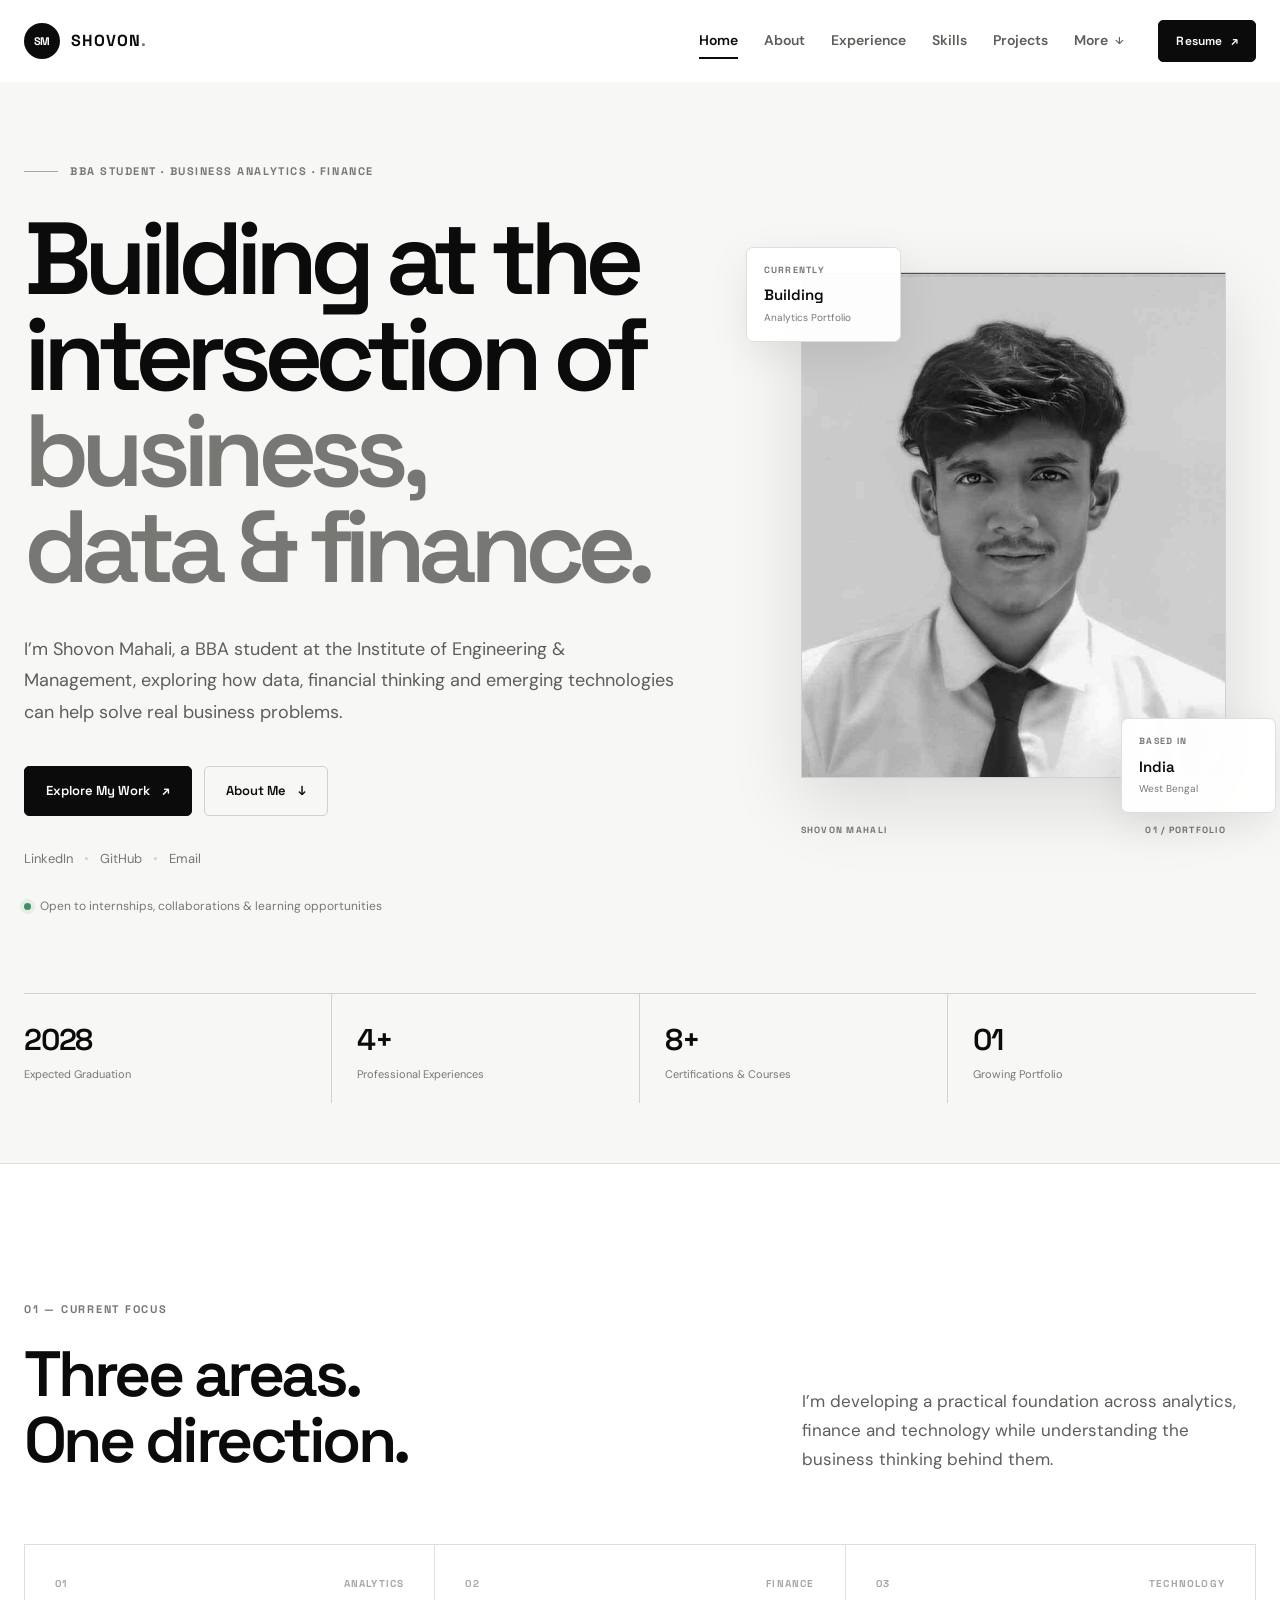
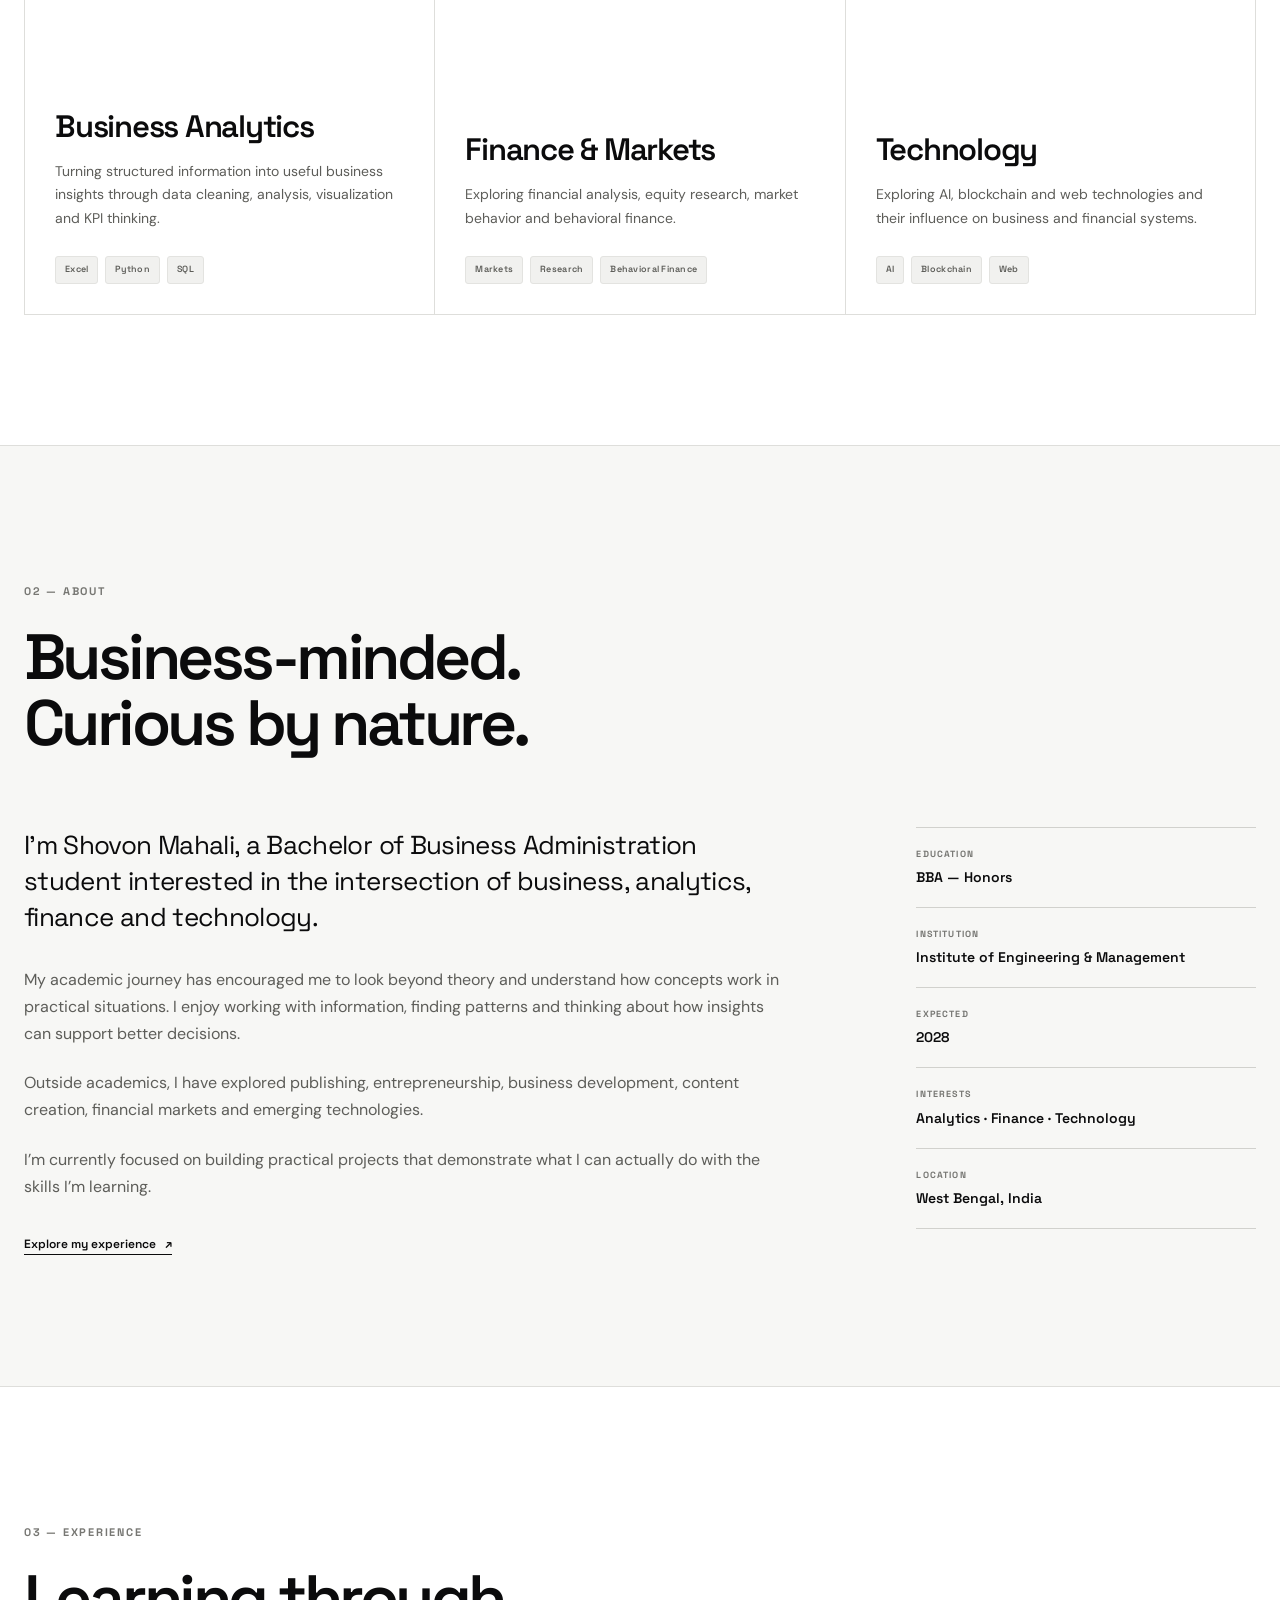
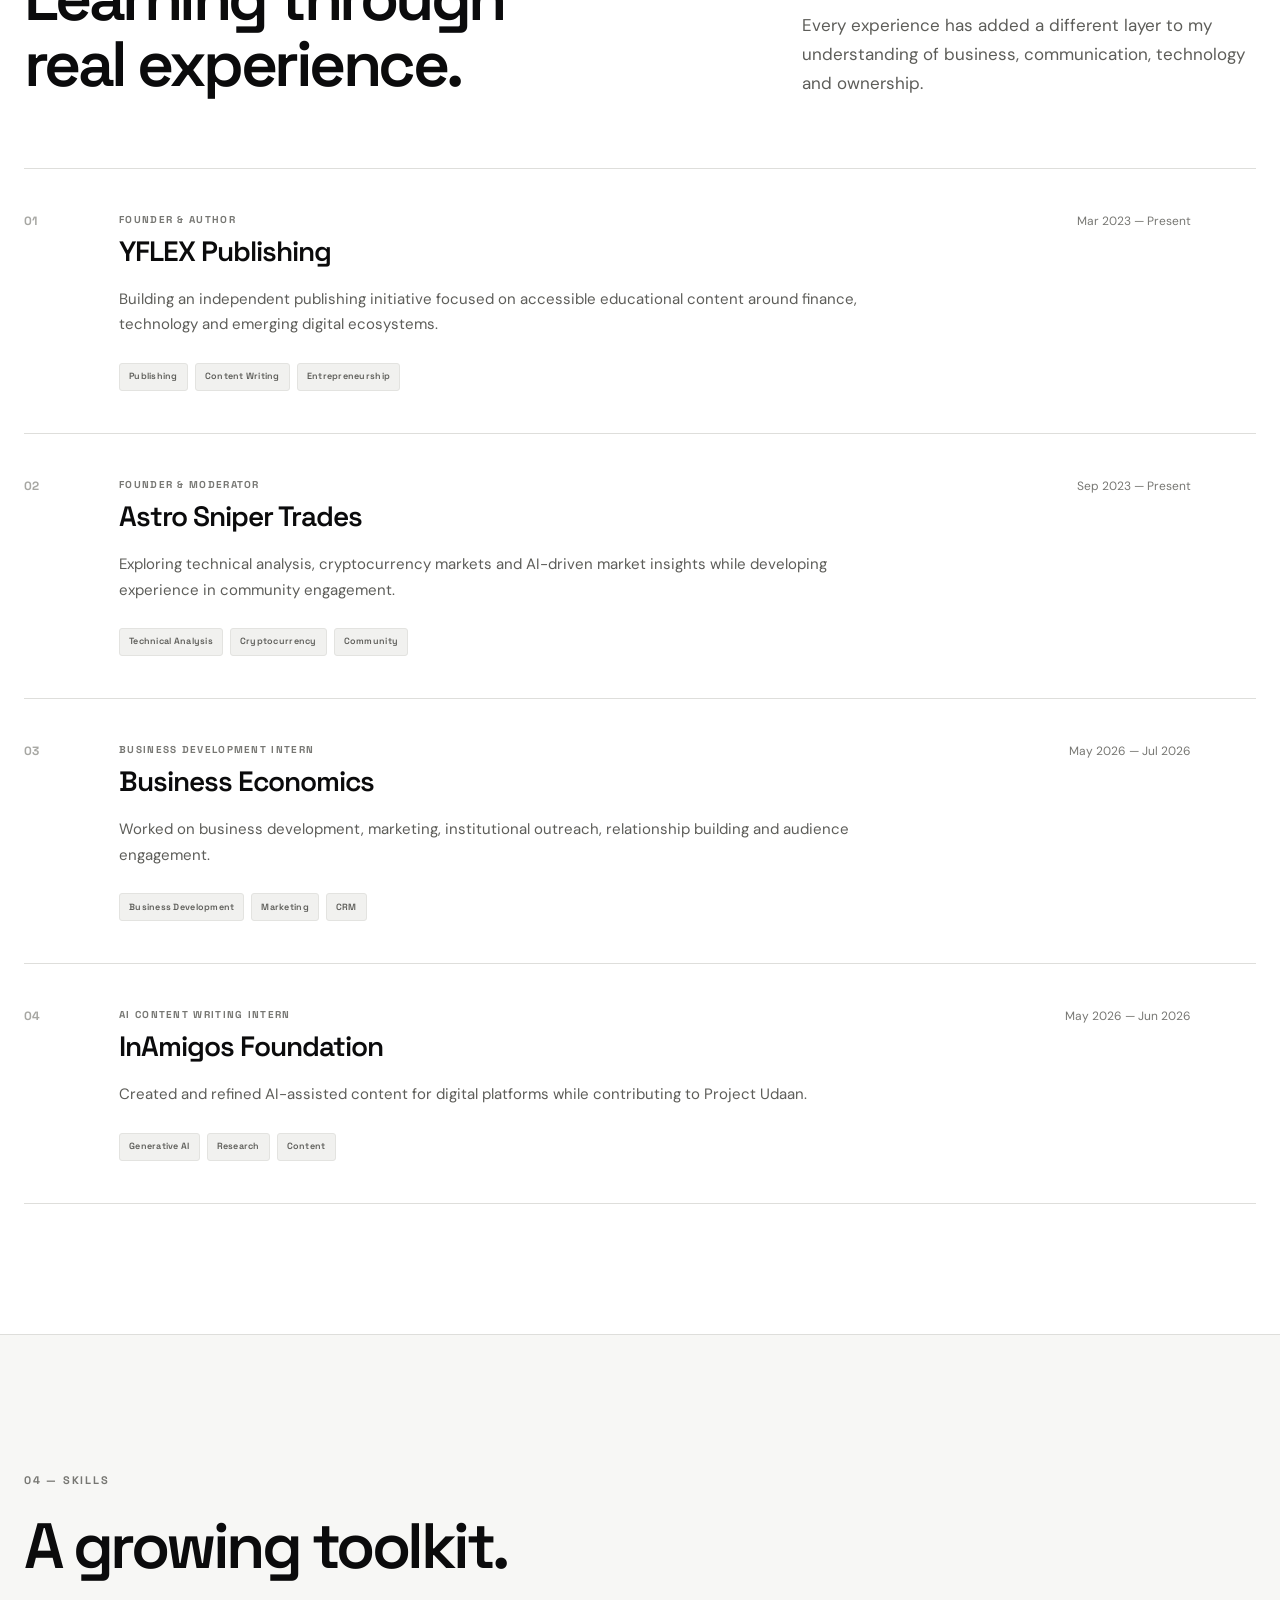
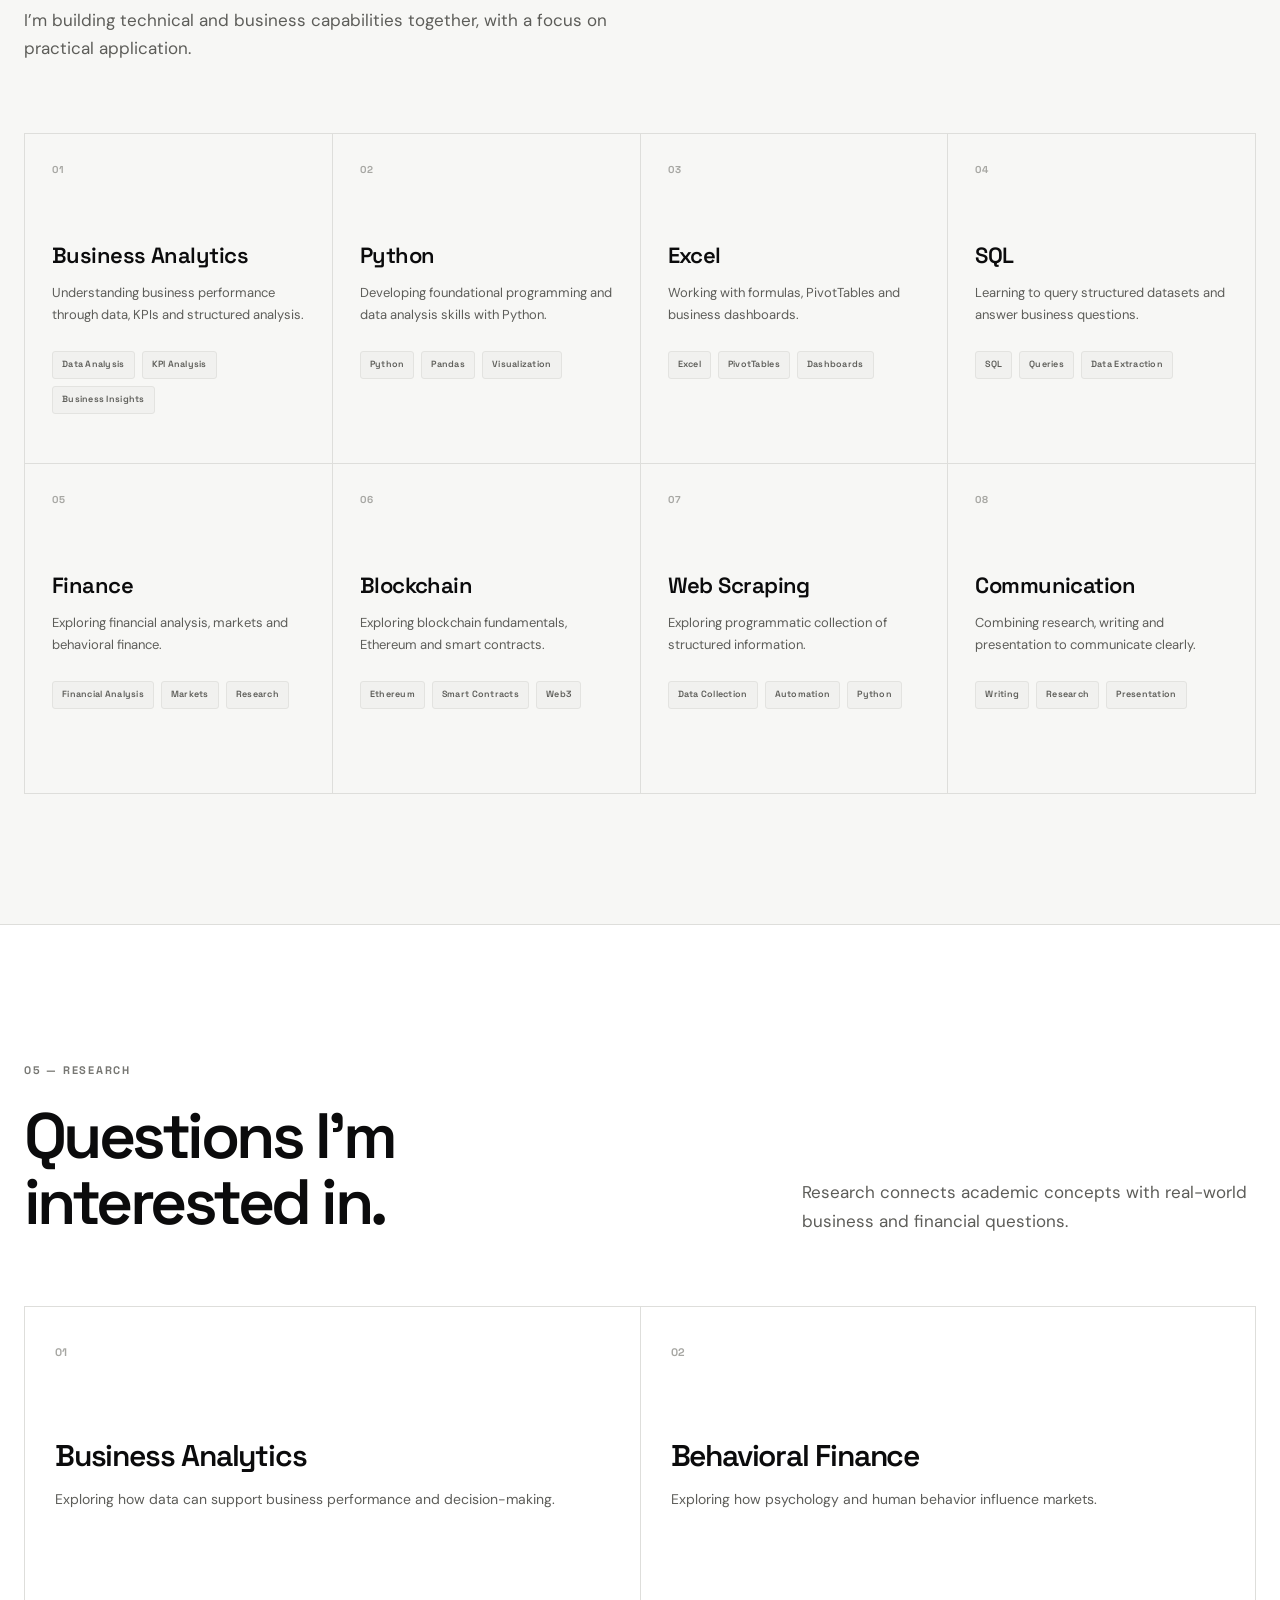
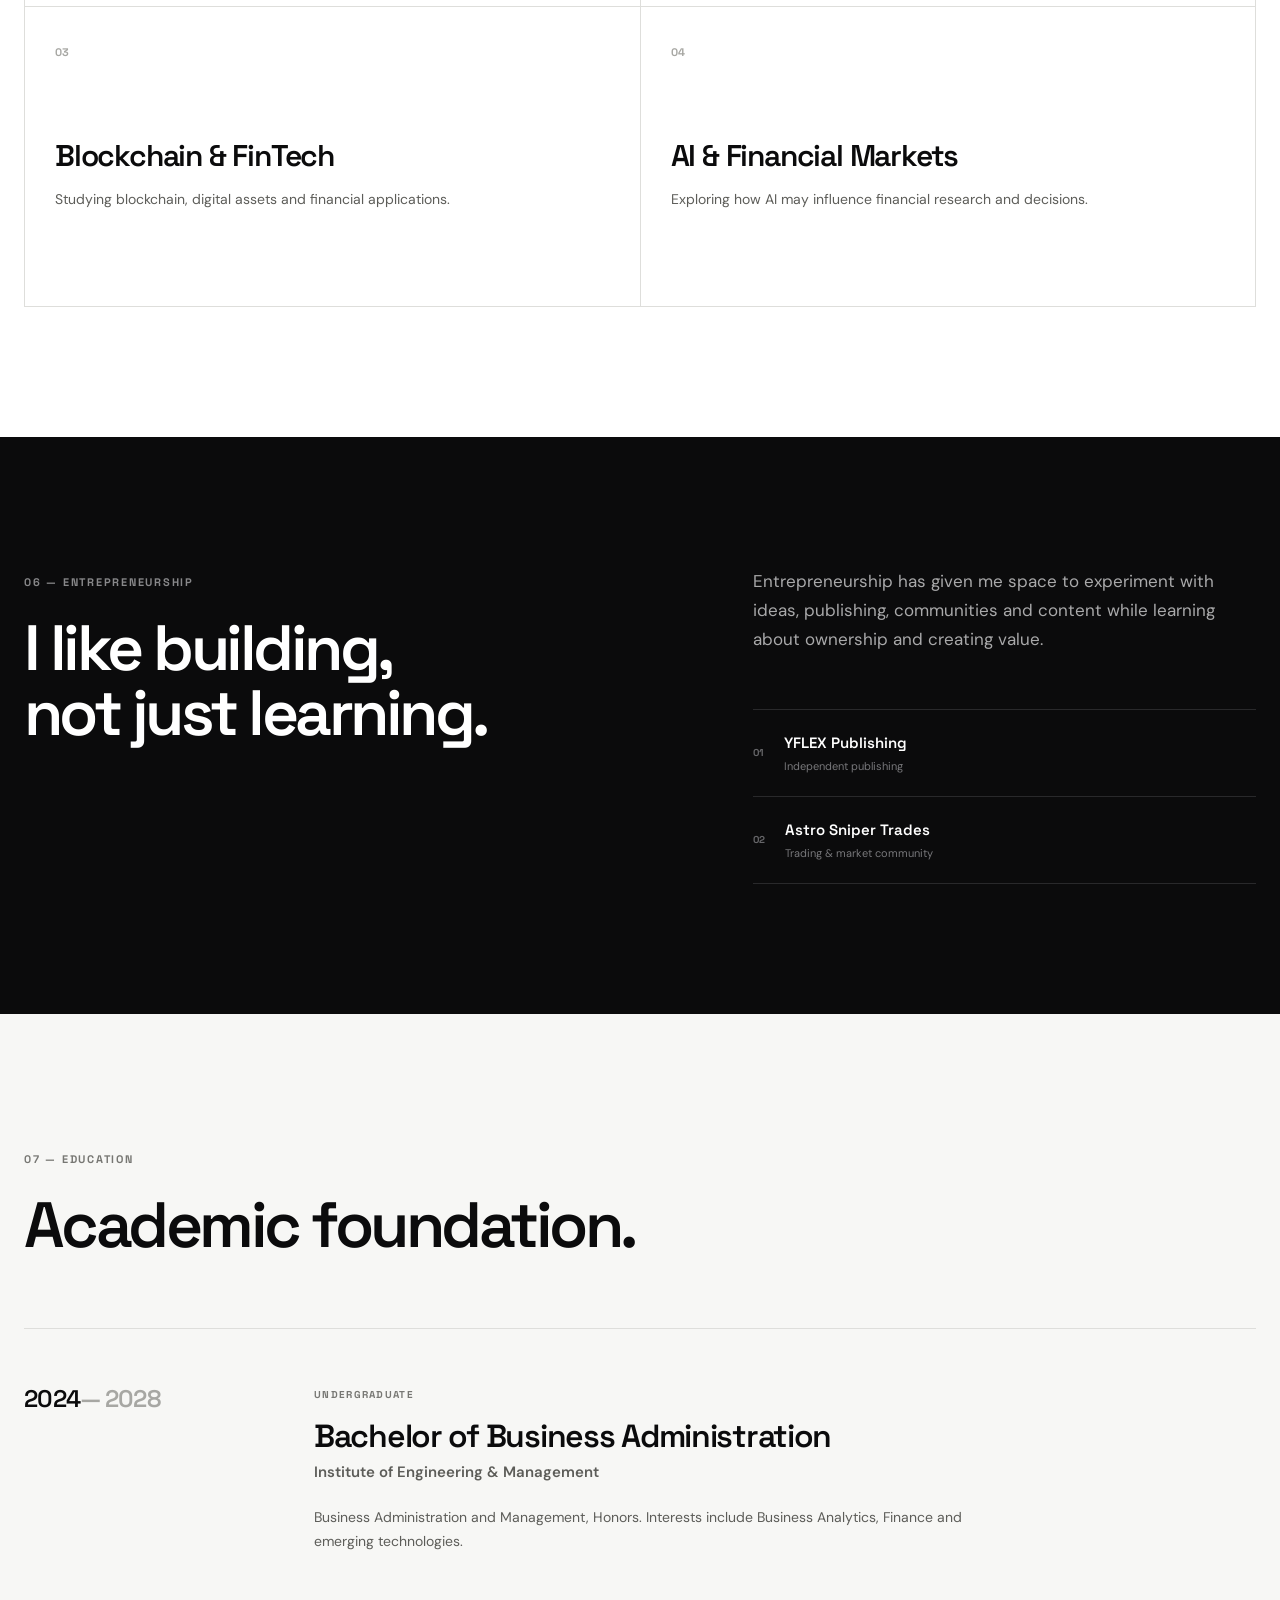
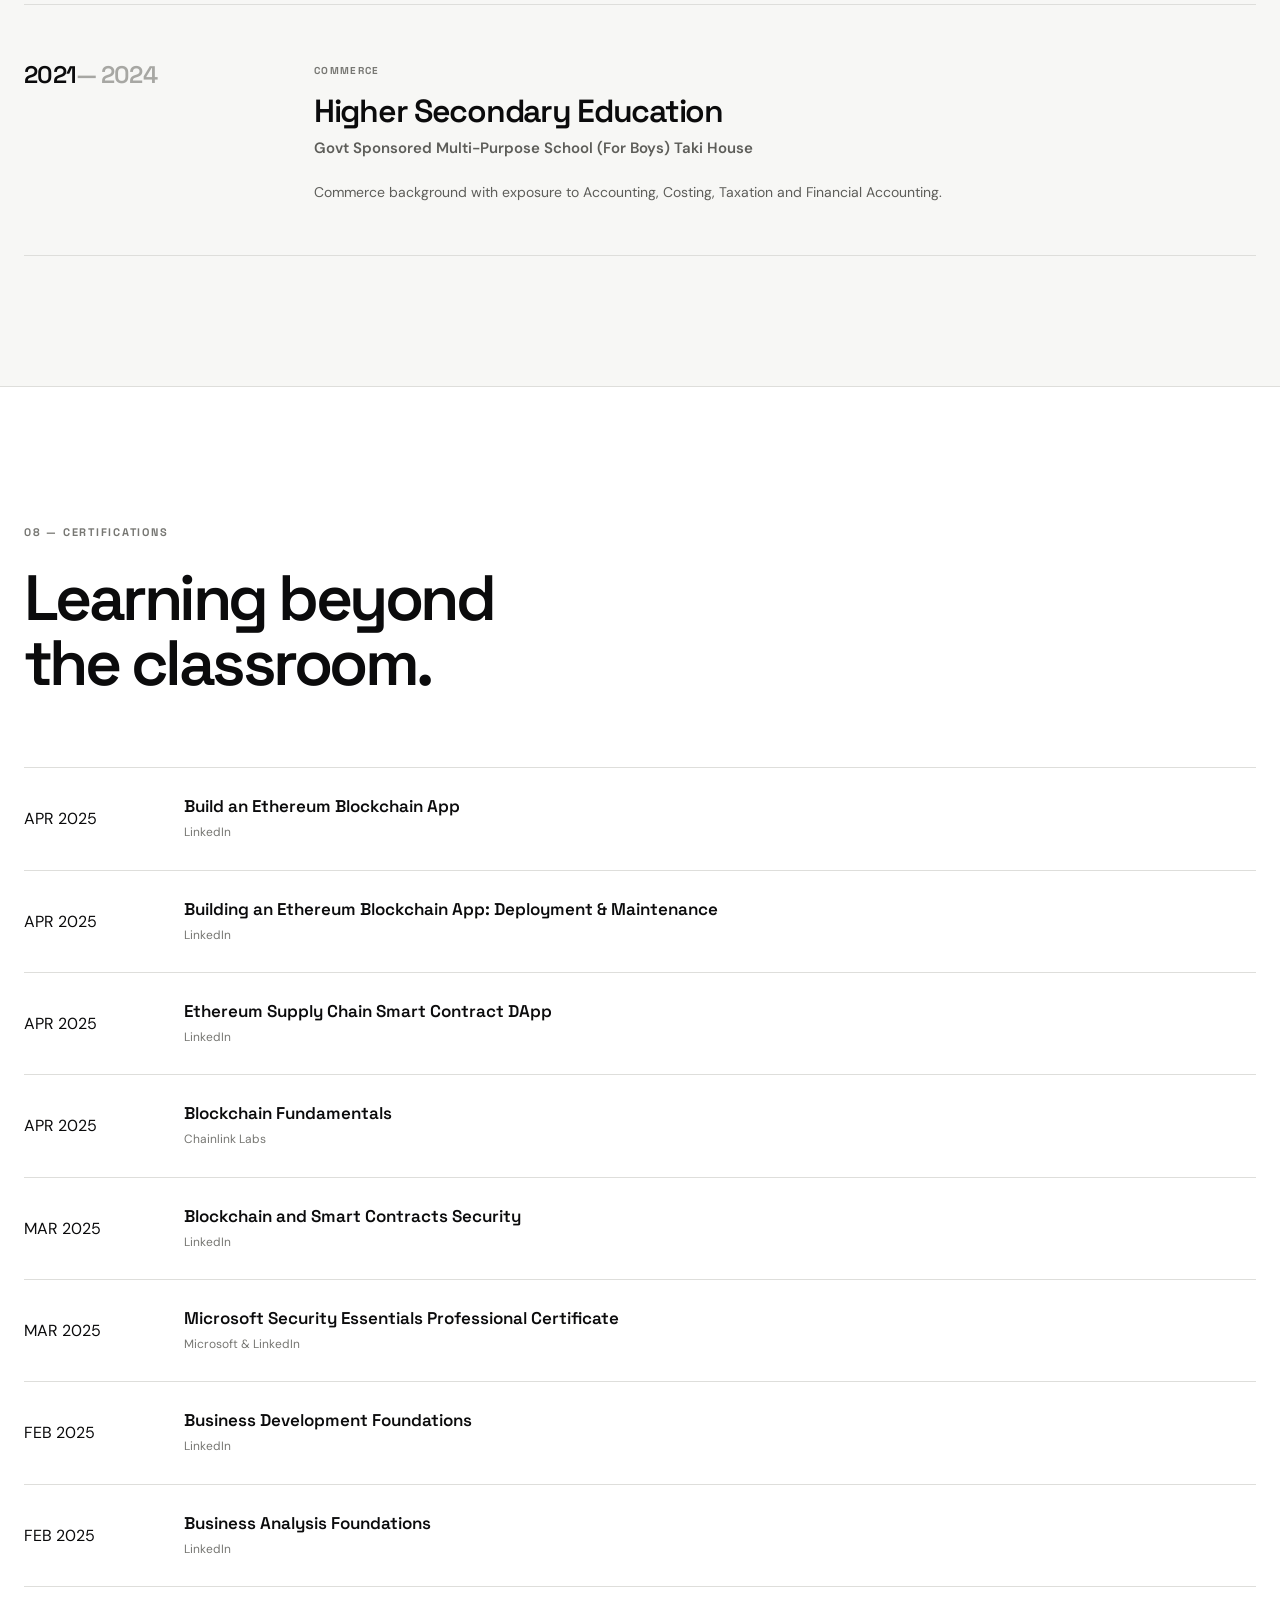
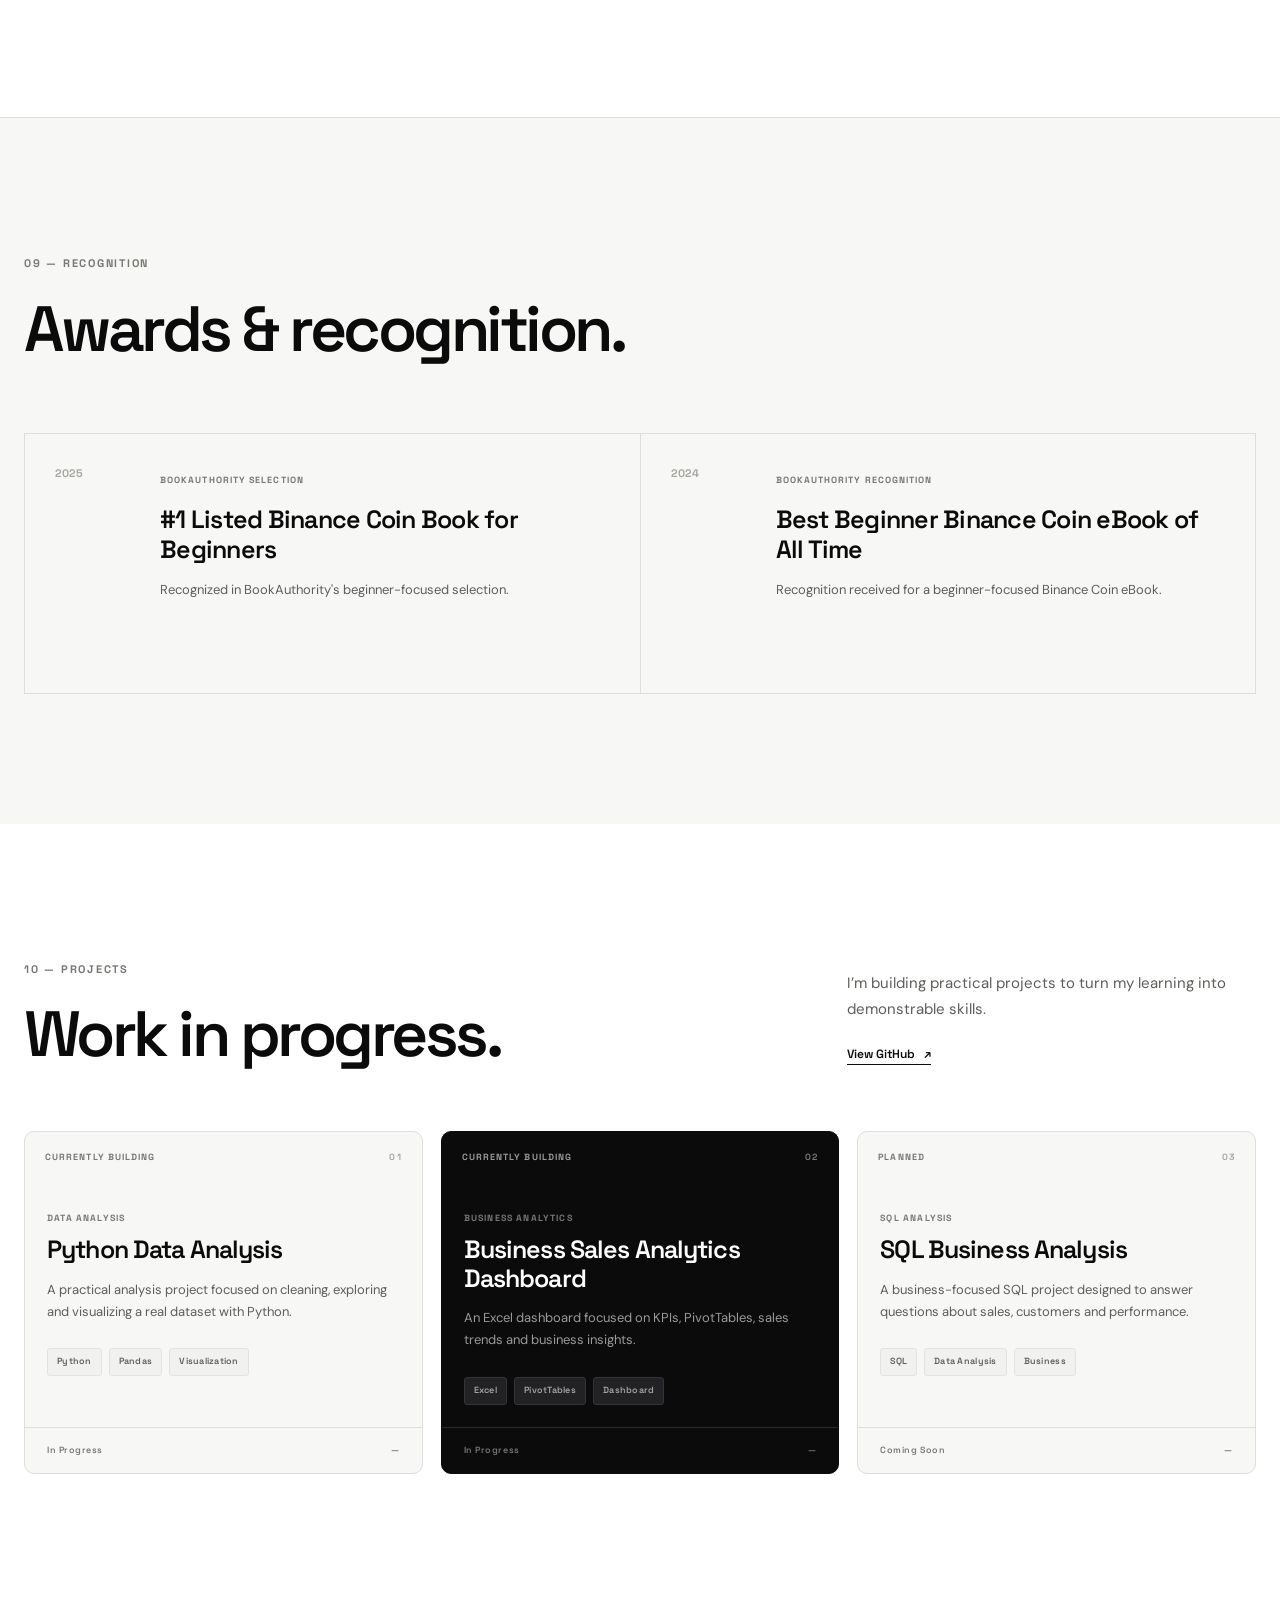
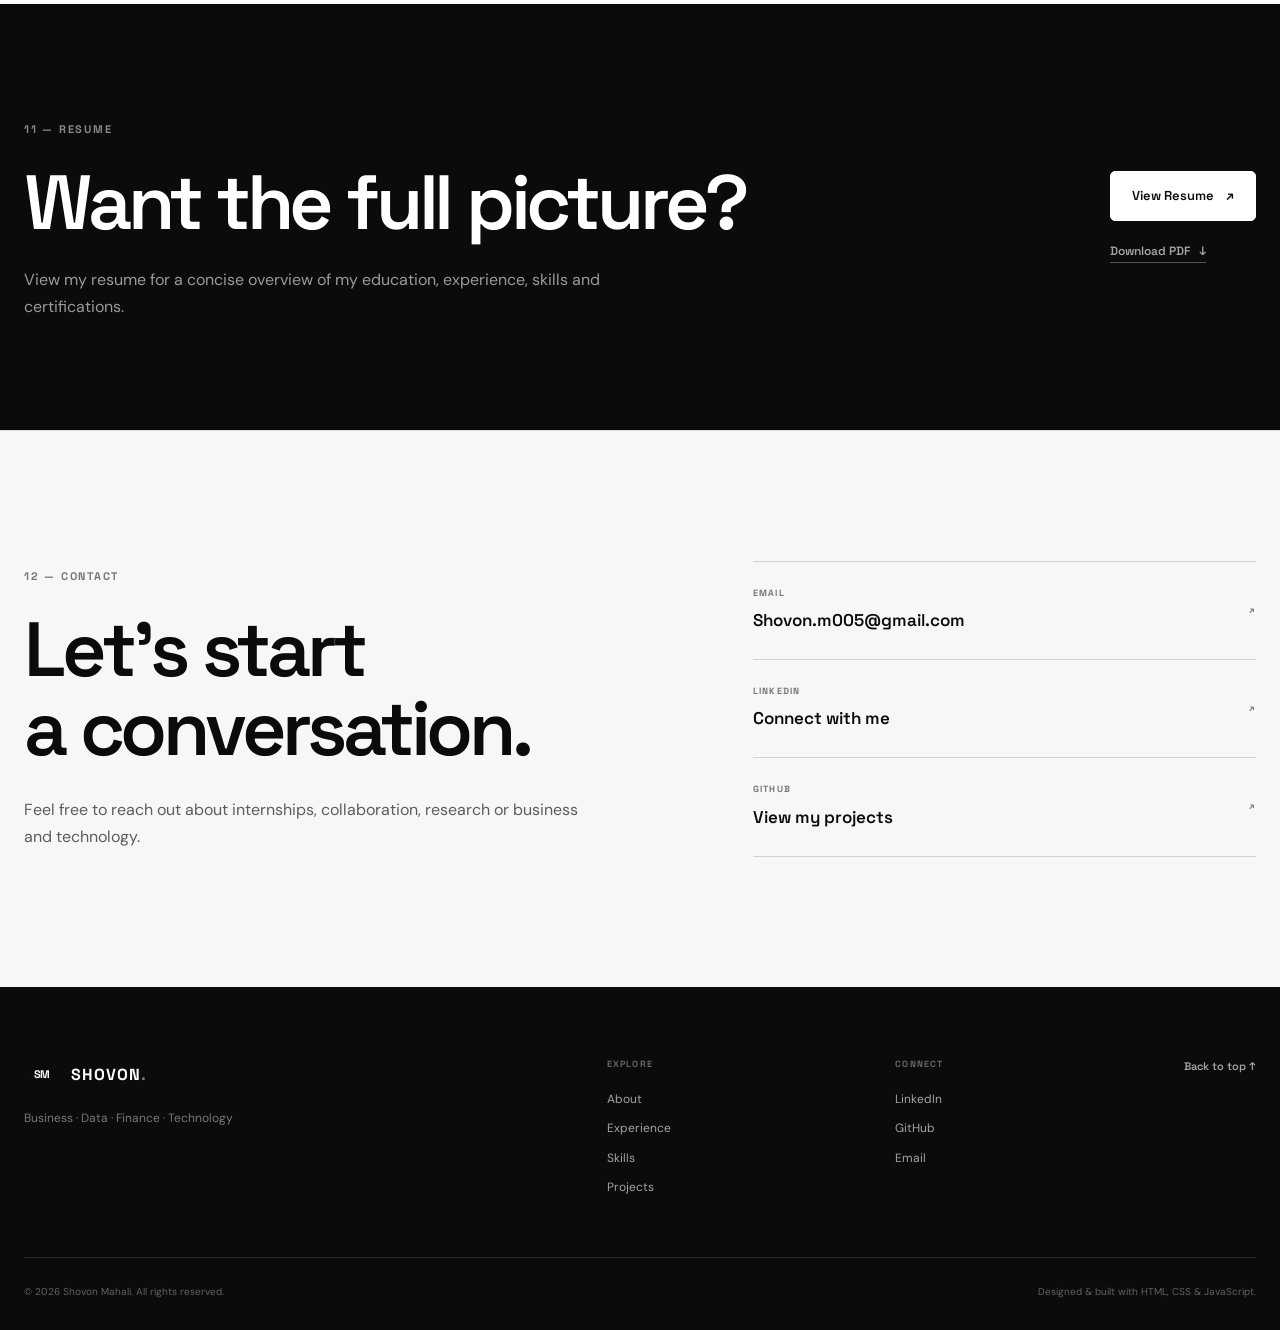
<file: index.html>
<!DOCTYPE html>
<html lang="en">
<head>
    <meta charset="UTF-8">
    <meta name="viewport" content="width=device-width, initial-scale=1.0">

    <meta name="description" content="Shovon Mahali — BBA student exploring business analytics, finance and technology.">
    <meta name="author" content="Shovon Mahali">
    <meta name="robots" content="index, follow">
    <meta name="theme-color" content="#0b0b0c">

    <title>Shovon Mahali | Business Analytics & Finance</title>

    <link rel="preconnect" href="https://fonts.googleapis.com">
    <link rel="preconnect" href="https://fonts.gstatic.com" crossorigin>
    <link href="https://fonts.googleapis.com/css2?family=DM+Sans:wght@400;500;600;700&family=Space+Grotesk:wght@400;500;600;700&display=swap" rel="stylesheet">

    <link rel="stylesheet" href="style.css">
</head>

<body>

    <div class="page-loader" id="pageLoader" aria-hidden="true">
        <div class="loader-inner">
            <span>SM</span>
        </div>
    </div>

    <header class="site-header" id="siteHeader">
        <div class="container">
            <nav class="navbar" aria-label="Primary navigation">

                <a href="#home" class="brand" aria-label="Shovon Mahali home">
                    <span class="brand-mark">SM</span>
                    <span class="brand-name">SHOVON<span>.</span></span>
                </a>

                <div class="nav-wrapper" id="navWrapper">
                    <ul class="nav-list">
                        <li><a href="#home" class="nav-link active">Home</a></li>
                        <li><a href="#about" class="nav-link">About</a></li>
                        <li><a href="#experience" class="nav-link">Experience</a></li>
                        <li><a href="#skills" class="nav-link">Skills</a></li>
                        <li><a href="#projects" class="nav-link">Projects</a></li>

                        <li class="nav-dropdown">
                            <button class="nav-link dropdown-trigger" id="dropdownTrigger" type="button" aria-expanded="false" aria-controls="moreMenu">
                                More <span class="dropdown-chevron" aria-hidden="true">↓</span>
                            </button>

                            <div class="dropdown-menu" id="moreMenu">
                                <a href="#research">Research</a>
                                <a href="#entrepreneurship">Entrepreneurship</a>
                                <a href="#education">Education</a>
                                <a href="#certifications">Certifications</a>
                                <a href="#awards">Recognition</a>
                                <a href="#contact">Contact</a>
                            </div>
                        </li>
                    </ul>

                    <a href="assets/resume.pdf" class="nav-resume" target="_blank" rel="noopener noreferrer">
                        Resume <span aria-hidden="true">↗</span>
                    </a>
                </div>

                <button class="mobile-menu-button" id="mobileMenuButton" type="button" aria-label="Open navigation" aria-expanded="false" aria-controls="navWrapper">
                    <span></span>
                    <span></span>
                    <span></span>
                </button>
            </nav>
        </div>
    </header>

    <main>

        <section class="hero" id="home">
            <div class="container">
                <div class="hero-grid">

                    <div class="hero-content">
                        <div class="hero-eyebrow">
                            <span class="eyebrow-line"></span>
                            <span>BBA STUDENT · BUSINESS ANALYTICS · FINANCE</span>
                        </div>

                        <h1 class="hero-title">
                            Building at the
                            <br>
                            intersection of
                            <span>business,<br>data & finance.</span>
                        </h1>

                        <p class="hero-description">
                            I’m Shovon Mahali, a BBA student at the Institute of Engineering & Management, exploring how data, financial thinking and emerging technologies can help solve real business problems.
                        </p>

                        <div class="hero-actions">
                            <a href="#projects" class="button button-dark">
                                Explore My Work <span aria-hidden="true">↗</span>
                            </a>
                            <a href="#about" class="button button-light">
                                About Me <span aria-hidden="true">↓</span>
                            </a>
                        </div>

                        <div class="hero-socials">
                            <a href="https://www.linkedin.com/in/shovon-mahali-810a75212/" target="_blank" rel="noopener noreferrer">LinkedIn</a>
                            <span>•</span>
                            <a href="https://github.com/Iamyflex0" target="_blank" rel="noopener noreferrer">GitHub</a>
                            <span>•</span>
                            <a href="mailto:Shovon.m005@gmail.com">Email</a>
                        </div>

                        <div class="availability">
                            <span class="availability-dot"></span>
                            <span>Open to internships, collaborations & learning opportunities</span>
                        </div>
                    </div>

                    <div class="hero-visual">
                        <div class="hero-image-wrap">
                            <div class="hero-image-frame">
                                <img src="images/profile.jpg" alt="Portrait of Shovon Mahali" class="profile-image">
                            </div>

                            <div class="hero-card hero-card-top">
                                <span class="hero-card-label">CURRENTLY</span>
                                <strong>Building</strong>
                                <small>Analytics Portfolio</small>
                            </div>

                            <div class="hero-card hero-card-bottom">
                                <span class="hero-card-label">BASED IN</span>
                                <strong>India</strong>
                                <small>West Bengal</small>
                            </div>
                        </div>

                        <div class="hero-image-caption">
                            <span>SHOVON MAHALI</span>
                            <span>01 / PORTFOLIO</span>
                        </div>
                    </div>
                </div>

                <div class="hero-stats">
                    <div class="hero-stat"><strong>2028</strong><span>Expected Graduation</span></div>
                    <div class="hero-stat"><strong>4+</strong><span>Professional Experiences</span></div>
                    <div class="hero-stat"><strong>8+</strong><span>Certifications & Courses</span></div>
                    <div class="hero-stat"><strong>01</strong><span>Growing Portfolio</span></div>
                </div>
            </div>
        </section>

        <section class="section focus-section" id="focus">
            <div class="container">
                <div class="section-intro split-intro">
                    <div>
                        <span class="section-kicker">01 — CURRENT FOCUS</span>
                        <h2>Three areas.<br>One direction.</h2>
                    </div>
                    <p>I’m developing a practical foundation across analytics, finance and technology while understanding the business thinking behind them.</p>
                </div>

                <div class="focus-grid">
                    <article class="focus-card">
                        <div class="card-topline"><span>01</span><span>ANALYTICS</span></div>
                        <div class="focus-card-content">
                            <h3>Business Analytics</h3>
                            <p>Turning structured information into useful business insights through data cleaning, analysis, visualization and KPI thinking.</p>
                        </div>
                        <div class="focus-tags"><span>Excel</span><span>Python</span><span>SQL</span></div>
                    </article>

                    <article class="focus-card">
                        <div class="card-topline"><span>02</span><span>FINANCE</span></div>
                        <div class="focus-card-content">
                            <h3>Finance & Markets</h3>
                            <p>Exploring financial analysis, equity research, market behavior and behavioral finance.</p>
                        </div>
                        <div class="focus-tags"><span>Markets</span><span>Research</span><span>Behavioral Finance</span></div>
                    </article>

                    <article class="focus-card">
                        <div class="card-topline"><span>03</span><span>TECHNOLOGY</span></div>
                        <div class="focus-card-content">
                            <h3>Technology</h3>
                            <p>Exploring AI, blockchain and web technologies and their influence on business and financial systems.</p>
                        </div>
                        <div class="focus-tags"><span>AI</span><span>Blockchain</span><span>Web</span></div>
                    </article>
                </div>
            </div>
        </section>

        <section class="section about-section" id="about">
            <div class="container">
                <div class="section-intro">
                    <span class="section-kicker">02 — ABOUT</span>
                    <h2>Business-minded.<br>Curious by nature.</h2>
                </div>

                <div class="about-grid">
                    <div class="about-copy">
                        <p class="about-lead">I’m Shovon Mahali, a Bachelor of Business Administration student interested in the intersection of business, analytics, finance and technology.</p>
                        <p>My academic journey has encouraged me to look beyond theory and understand how concepts work in practical situations. I enjoy working with information, finding patterns and thinking about how insights can support better decisions.</p>
                        <p>Outside academics, I have explored publishing, entrepreneurship, business development, content creation, financial markets and emerging technologies.</p>
                        <p>I’m currently focused on building practical projects that demonstrate what I can actually do with the skills I’m learning.</p>
                        <a href="#experience" class="inline-link">Explore my experience <span aria-hidden="true">↗</span></a>
                    </div>

                    <aside class="about-details">
                        <div class="detail-row"><span>EDUCATION</span><strong>BBA — Honors</strong></div>
                        <div class="detail-row"><span>INSTITUTION</span><strong>Institute of Engineering & Management</strong></div>
                        <div class="detail-row"><span>EXPECTED</span><strong>2028</strong></div>
                        <div class="detail-row"><span>INTERESTS</span><strong>Analytics · Finance · Technology</strong></div>
                        <div class="detail-row"><span>LOCATION</span><strong>West Bengal, India</strong></div>
                    </aside>
                </div>
            </div>
        </section>

        <section class="section experience-section" id="experience">
            <div class="container">
                <div class="section-intro split-intro">
                    <div>
                        <span class="section-kicker">03 — EXPERIENCE</span>
                        <h2>Learning through<br>real experience.</h2>
                    </div>
                    <p>Every experience has added a different layer to my understanding of business, communication, technology and ownership.</p>
                </div>

                <div class="experience-list">
                    <article class="experience-card">
                        <div class="experience-index">01</div>
                        <div class="experience-main">
                            <div class="experience-heading">
                                <div><span class="experience-role">FOUNDER & AUTHOR</span><h3>YFLEX Publishing</h3></div>
                                <span class="experience-date">Mar 2023 — Present</span>
                            </div>
                            <p>Building an independent publishing initiative focused on accessible educational content around finance, technology and emerging digital ecosystems.</p>
                            <div class="experience-tags"><span>Publishing</span><span>Content Writing</span><span>Entrepreneurship</span></div>
                        </div>
                    </article>

                    <article class="experience-card">
                        <div class="experience-index">02</div>
                        <div class="experience-main">
                            <div class="experience-heading">
                                <div><span class="experience-role">FOUNDER & MODERATOR</span><h3>Astro Sniper Trades</h3></div>
                                <span class="experience-date">Sep 2023 — Present</span>
                            </div>
                            <p>Exploring technical analysis, cryptocurrency markets and AI-driven market insights while developing experience in community engagement.</p>
                            <div class="experience-tags"><span>Technical Analysis</span><span>Cryptocurrency</span><span>Community</span></div>
                        </div>
                    </article>

                    <article class="experience-card">
                        <div class="experience-index">03</div>
                        <div class="experience-main">
                            <div class="experience-heading">
                                <div><span class="experience-role">BUSINESS DEVELOPMENT INTERN</span><h3>Business Economics</h3></div>
                                <span class="experience-date">May 2026 — Jul 2026</span>
                            </div>
                            <p>Worked on business development, marketing, institutional outreach, relationship building and audience engagement.</p>
                            <div class="experience-tags"><span>Business Development</span><span>Marketing</span><span>CRM</span></div>
                        </div>
                    </article>

                    <article class="experience-card">
                        <div class="experience-index">04</div>
                        <div class="experience-main">
                            <div class="experience-heading">
                                <div><span class="experience-role">AI CONTENT WRITING INTERN</span><h3>InAmigos Foundation</h3></div>
                                <span class="experience-date">May 2026 — Jun 2026</span>
                            </div>
                            <p>Created and refined AI-assisted content for digital platforms while contributing to Project Udaan.</p>
                            <div class="experience-tags"><span>Generative AI</span><span>Research</span><span>Content</span></div>
                        </div>
                    </article>
                </div>
            </div>
        </section>

        <section class="section skills-section" id="skills">
            <div class="container">
                <div class="section-intro">
                    <span class="section-kicker">04 — SKILLS</span>
                    <h2>A growing toolkit.</h2>
                    <p>I’m building technical and business capabilities together, with a focus on practical application.</p>
                </div>

                <div class="skills-grid">
                    <article class="skill-card"><div class="skill-number">01</div><h3>Business Analytics</h3><p>Understanding business performance through data, KPIs and structured analysis.</p><div class="skill-tools"><span>Data Analysis</span><span>KPI Analysis</span><span>Business Insights</span></div></article>
                    <article class="skill-card"><div class="skill-number">02</div><h3>Python</h3><p>Developing foundational programming and data analysis skills with Python.</p><div class="skill-tools"><span>Python</span><span>Pandas</span><span>Visualization</span></div></article>
                    <article class="skill-card"><div class="skill-number">03</div><h3>Excel</h3><p>Working with formulas, PivotTables and business dashboards.</p><div class="skill-tools"><span>Excel</span><span>PivotTables</span><span>Dashboards</span></div></article>
                    <article class="skill-card"><div class="skill-number">04</div><h3>SQL</h3><p>Learning to query structured datasets and answer business questions.</p><div class="skill-tools"><span>SQL</span><span>Queries</span><span>Data Extraction</span></div></article>
                    <article class="skill-card"><div class="skill-number">05</div><h3>Finance</h3><p>Exploring financial analysis, markets and behavioral finance.</p><div class="skill-tools"><span>Financial Analysis</span><span>Markets</span><span>Research</span></div></article>
                    <article class="skill-card"><div class="skill-number">06</div><h3>Blockchain</h3><p>Exploring blockchain fundamentals, Ethereum and smart contracts.</p><div class="skill-tools"><span>Ethereum</span><span>Smart Contracts</span><span>Web3</span></div></article>
                    <article class="skill-card"><div class="skill-number">07</div><h3>Web Scraping</h3><p>Exploring programmatic collection of structured information.</p><div class="skill-tools"><span>Data Collection</span><span>Automation</span><span>Python</span></div></article>
                    <article class="skill-card"><div class="skill-number">08</div><h3>Communication</h3><p>Combining research, writing and presentation to communicate clearly.</p><div class="skill-tools"><span>Writing</span><span>Research</span><span>Presentation</span></div></article>
                </div>
            </div>
        </section>

        <section class="section research-section" id="research">
            <div class="container">
                <div class="section-intro split-intro">
                    <div><span class="section-kicker">05 — RESEARCH</span><h2>Questions I’m<br>interested in.</h2></div>
                    <p>Research connects academic concepts with real-world business and financial questions.</p>
                </div>

                <div class="research-grid">
                    <article class="research-card"><span class="research-number">01</span><h3>Business Analytics</h3><p>Exploring how data can support business performance and decision-making.</p></article>
                    <article class="research-card"><span class="research-number">02</span><h3>Behavioral Finance</h3><p>Exploring how psychology and human behavior influence markets.</p></article>
                    <article class="research-card"><span class="research-number">03</span><h3>Blockchain & FinTech</h3><p>Studying blockchain, digital assets and financial applications.</p></article>
                    <article class="research-card"><span class="research-number">04</span><h3>AI & Financial Markets</h3><p>Exploring how AI may influence financial research and decisions.</p></article>
                </div>
            </div>
        </section>

        <section class="entrepreneurship-section" id="entrepreneurship">
            <div class="container">
                <div class="entrepreneurship-grid">
                    <div><span class="section-kicker light-kicker">06 — ENTREPRENEURSHIP</span><h2>I like building,<br>not just learning.</h2></div>
                    <div class="entrepreneurship-copy">
                        <p>Entrepreneurship has given me space to experiment with ideas, publishing, communities and content while learning about ownership and creating value.</p>
                        <div class="entrepreneurship-items">
                            <div class="entrepreneurship-item"><span>01</span><div><strong>YFLEX Publishing</strong><small>Independent publishing</small></div></div>
                            <div class="entrepreneurship-item"><span>02</span><div><strong>Astro Sniper Trades</strong><small>Trading & market community</small></div></div>
                        </div>
                    </div>
                </div>
            </div>
        </section>

        <section class="section education-section" id="education">
            <div class="container">
                <div class="section-intro"><span class="section-kicker">07 — EDUCATION</span><h2>Academic foundation.</h2></div>
                <div class="education-timeline">
                    <article class="education-item"><div class="education-year">2024<span>— 2028</span></div><div class="education-content"><span class="education-type">UNDERGRADUATE</span><h3>Bachelor of Business Administration</h3><h4>Institute of Engineering & Management</h4><p>Business Administration and Management, Honors. Interests include Business Analytics, Finance and emerging technologies.</p></div></article>
                    <article class="education-item"><div class="education-year">2021<span>— 2024</span></div><div class="education-content"><span class="education-type">COMMERCE</span><h3>Higher Secondary Education</h3><h4>Govt Sponsored Multi-Purpose School (For Boys) Taki House</h4><p>Commerce background with exposure to Accounting, Costing, Taxation and Financial Accounting.</p></div></article>
                </div>
            </div>
        </section>

        <section class="section certifications-section" id="certifications">
            <div class="container">
                <div class="section-intro"><span class="section-kicker">08 — CERTIFICATIONS</span><h2>Learning beyond<br>the classroom.</h2></div>
                <div class="certifications-list">
                    <article class="certification-item"><span>APR 2025</span><div><h3>Build an Ethereum Blockchain App</h3><p>LinkedIn</p></div></article>
                    <article class="certification-item"><span>APR 2025</span><div><h3>Building an Ethereum Blockchain App: Deployment & Maintenance</h3><p>LinkedIn</p></div></article>
                    <article class="certification-item"><span>APR 2025</span><div><h3>Ethereum Supply Chain Smart Contract DApp</h3><p>LinkedIn</p></div></article>
                    <article class="certification-item"><span>APR 2025</span><div><h3>Blockchain Fundamentals</h3><p>Chainlink Labs</p></div></article>
                    <article class="certification-item"><span>MAR 2025</span><div><h3>Blockchain and Smart Contracts Security</h3><p>LinkedIn</p></div></article>
                    <article class="certification-item"><span>MAR 2025</span><div><h3>Microsoft Security Essentials Professional Certificate</h3><p>Microsoft & LinkedIn</p></div></article>
                    <article class="certification-item"><span>FEB 2025</span><div><h3>Business Development Foundations</h3><p>LinkedIn</p></div></article>
                    <article class="certification-item"><span>FEB 2025</span><div><h3>Business Analysis Foundations</h3><p>LinkedIn</p></div></article>
                </div>
            </div>
        </section>

        <section class="section awards-section" id="awards">
            <div class="container">
                <div class="section-intro"><span class="section-kicker">09 — RECOGNITION</span><h2>Awards & recognition.</h2></div>
                <div class="awards-grid">
                    <article class="award-card"><div class="award-year">2025</div><div><span class="award-label">BOOKAUTHORITY SELECTION</span><h3>#1 Listed Binance Coin Book for Beginners</h3><p>Recognized in BookAuthority's beginner-focused selection.</p></div></article>
                    <article class="award-card"><div class="award-year">2024</div><div><span class="award-label">BOOKAUTHORITY RECOGNITION</span><h3>Best Beginner Binance Coin eBook of All Time</h3><p>Recognition received for a beginner-focused Binance Coin eBook.</p></div></article>
                </div>
            </div>
        </section>

        <section class="section projects-section" id="projects">
            <div class="container">
                <div class="projects-header">
                    <div><span class="section-kicker">10 — PROJECTS</span><h2>Work in progress.</h2></div>
                    <div class="projects-intro"><p>I’m building practical projects to turn my learning into demonstrable skills.</p><a href="https://github.com/Iamyflex0" target="_blank" rel="noopener noreferrer" class="inline-link">View GitHub <span aria-hidden="true">↗</span></a></div>
                </div>

                <div class="projects-grid">
                    <article class="project-card">
                        <div class="project-meta"><span class="project-status">CURRENTLY BUILDING</span><span>01</span></div>
                        <div class="project-content"><span class="project-category">DATA ANALYSIS</span><h3>Python Data Analysis</h3><p>A practical analysis project focused on cleaning, exploring and visualizing a real dataset with Python.</p><div class="project-tools"><span>Python</span><span>Pandas</span><span>Visualization</span></div></div>
                        <div class="project-footer"><span>In Progress</span><span>—</span></div>
                    </article>

                    <article class="project-card project-card-featured">
                        <div class="project-meta"><span class="project-status">CURRENTLY BUILDING</span><span>02</span></div>
                        <div class="project-content"><span class="project-category">BUSINESS ANALYTICS</span><h3>Business Sales Analytics Dashboard</h3><p>An Excel dashboard focused on KPIs, PivotTables, sales trends and business insights.</p><div class="project-tools"><span>Excel</span><span>PivotTables</span><span>Dashboard</span></div></div>
                        <div class="project-footer"><span>In Progress</span><span>—</span></div>
                    </article>

                    <article class="project-card">
                        <div class="project-meta"><span class="project-status">PLANNED</span><span>03</span></div>
                        <div class="project-content"><span class="project-category">SQL ANALYSIS</span><h3>SQL Business Analysis</h3><p>A business-focused SQL project designed to answer questions about sales, customers and performance.</p><div class="project-tools"><span>SQL</span><span>Data Analysis</span><span>Business</span></div></div>
                        <div class="project-footer"><span>Coming Soon</span><span>—</span></div>
                    </article>
                </div>
            </div>
        </section>

        <section class="resume-section" id="resume">
            <div class="container">
                <div class="resume-inner">
                    <div><span class="section-kicker light-kicker">11 — RESUME</span><h2>Want the full picture?</h2><p>View my resume for a concise overview of my education, experience, skills and certifications.</p></div>
                    <div class="resume-actions">
                        <a href="assets/resume.pdf" class="button button-white" target="_blank" rel="noopener noreferrer">View Resume <span>↗</span></a>
                        <a href="assets/resume.pdf" class="resume-text-link" download>Download PDF <span>↓</span></a>
                    </div>
                </div>
            </div>
        </section>

        <section class="section contact-section" id="contact">
            <div class="container">
                <div class="contact-grid">
                    <div class="contact-intro"><span class="section-kicker">12 — CONTACT</span><h2>Let’s start<br>a conversation.</h2><p>Feel free to reach out about internships, collaboration, research or business and technology.</p></div>
                    <div class="contact-links">
                        <a href="mailto:Shovon.m005@gmail.com" class="contact-link"><div><span>EMAIL</span><strong>Shovon.m005@gmail.com</strong></div><span>↗</span></a>
                        <a href="https://www.linkedin.com/in/shovon-mahali-810a75212/" target="_blank" rel="noopener noreferrer" class="contact-link"><div><span>LINKEDIN</span><strong>Connect with me</strong></div><span>↗</span></a>
                        <a href="https://github.com/Iamyflex0" target="_blank" rel="noopener noreferrer" class="contact-link"><div><span>GITHUB</span><strong>View my projects</strong></div><span>↗</span></a>
                    </div>
                </div>
            </div>
        </section>

    </main>

    <footer class="site-footer">
        <div class="container">
            <div class="footer-top">
                <div class="footer-brand">
                    <a href="#home" class="brand"><span class="brand-mark">SM</span><span class="brand-name">SHOVON<span>.</span></span></a>
                    <p>Business · Data · Finance · Technology</p>
                </div>

                <div class="footer-navigation">
                    <span>EXPLORE</span>
                    <a href="#about">About</a>
                    <a href="#experience">Experience</a>
                    <a href="#skills">Skills</a>
                    <a href="#projects">Projects</a>
                </div>

                <div class="footer-navigation">
                    <span>CONNECT</span>
                    <a href="https://www.linkedin.com/in/shovon-mahali-810a75212/" target="_blank" rel="noopener noreferrer">LinkedIn</a>
                    <a href="https://github.com/Iamyflex0" target="_blank" rel="noopener noreferrer">GitHub</a>
                    <a href="mailto:Shovon.m005@gmail.com">Email</a>
                </div>

                <div class="footer-top-link">
                    <a href="#home">Back to top ↑</a>
                </div>
            </div>

            <div class="footer-bottom">
                <p>© <span id="currentYear"></span> Shovon Mahali. All rights reserved.</p>
                <p>Designed & built with HTML, CSS & JavaScript.</p>
            </div>
        </div>
    </footer>

    <script src="script.js"></script>
</body>
</html>
</file>
<file: style.css>
/* =========================================================
   SHOVON MAHALI — PROFESSIONAL PORTFOLIO
   STABLE + RESPONSIVE VERSION
   style.css
   ========================================================= */


/* =========================================================
   01. ROOT VARIABLES
========================================================= */

:root {
    --black: #0b0b0c;
    --black-soft: #111113;

    --white: #ffffff;
    --off-white: #f7f7f5;

    --gray-50: #fafafa;
    --gray-100: #f1f1ef;
    --gray-200: #e3e3e0;
    --gray-300: #d1d1cd;
    --gray-400: #a7a7a3;
    --gray-500: #777773;
    --gray-600: #5d5d59;
    --gray-700: #3f3f3d;

    --border: #dededb;
    --border-dark: #29292b;

    --green: #3f8f63;

    --font-heading:
        "Space Grotesk",
        -apple-system,
        BlinkMacSystemFont,
        "Segoe UI",
        sans-serif;

    --font-body:
        "DM Sans",
        -apple-system,
        BlinkMacSystemFont,
        "Segoe UI",
        sans-serif;

    --container: 1240px;

    --header-height: 82px;

    --radius-sm: 4px;
    --radius-md: 10px;
    --radius-lg: 18px;

    --shadow-small:
        0 4px 20px rgba(0, 0, 0, 0.05);

    --shadow-medium:
        0 12px 40px rgba(0, 0, 0, 0.08);

    --shadow-large:
        0 25px 70px rgba(0, 0, 0, 0.12);

    --transition-fast: 0.2s ease;
    --transition: 0.35s ease;
    --transition-slow: 0.6s ease;
}


/* =========================================================
   02. RESET
========================================================= */

*,
*::before,
*::after {
    box-sizing: border-box;
    margin: 0;
    padding: 0;
}

html {
    scroll-behavior: smooth;
    scroll-padding-top: 100px;
}

body {
    min-height: 100vh;

    margin: 0;

    background: var(--white);
    color: var(--black);

    font-family: var(--font-body);
    font-size: 16px;
    line-height: 1.7;

    overflow-x: hidden;

    -webkit-font-smoothing: antialiased;
    -moz-osx-font-smoothing: grayscale;

    text-rendering: optimizeLegibility;
}

body.menu-open {
    overflow: hidden;
}

img {
    display: block;
    max-width: 100%;
}

a {
    color: inherit;
    text-decoration: none;
}

button,
input,
textarea,
select {
    font: inherit;
}

button {
    border: 0;
    background: none;
    cursor: pointer;
}

ul,
ol {
    list-style: none;
}

::selection {
    background: var(--black);
    color: var(--white);
}


/* =========================================================
   03. GLOBAL LAYOUT
========================================================= */

.container {
    width: min(
        calc(100% - 48px),
        var(--container)
    );

    margin-inline: auto;
}

.section {
    padding: 130px 0;
}

.section-intro {
    max-width: 780px;
    margin-bottom: 70px;
}

.split-intro {
    max-width: none;

    display: grid;

    grid-template-columns:
        minmax(0, 1fr)
        minmax(280px, 0.65fr);

    gap: 80px;

    align-items: end;
}

.split-intro > p {
    max-width: 520px;
    margin-left: auto;

    color: var(--gray-600);

    font-size: 17px;
}

.section-kicker {
    display: inline-flex;
    align-items: center;

    margin-bottom: 24px;

    color: var(--gray-500);

    font-family: var(--font-heading);
    font-size: 11px;
    font-weight: 700;

    letter-spacing: 0.16em;
    text-transform: uppercase;
}

.section-intro h2,
.contact-intro h2,
.resume-inner h2,
.entrepreneurship-grid h2 {
    color: var(--black);

    font-family: var(--font-heading);

    font-size: clamp(42px, 5vw, 72px);
    font-weight: 600;

    line-height: 1.03;
    letter-spacing: -0.055em;
}

.section-intro > p {
    max-width: 650px;

    margin-top: 26px;

    color: var(--gray-600);

    font-size: 17px;
}


/* =========================================================
   04. PAGE LOADER
========================================================= */

.page-loader {
    position: fixed;
    inset: 0;

    z-index: 99999;

    display: flex;
    align-items: center;
    justify-content: center;

    background: var(--black);

    opacity: 1;
    visibility: visible;

    transition:
        opacity 0.5s ease,
        visibility 0.5s ease;
}

.page-loader.hidden {
    opacity: 0;
    visibility: hidden;
    pointer-events: none;
}

.loader-inner {
    width: 64px;
    height: 64px;

    display: flex;
    align-items: center;
    justify-content: center;

    border: 1px solid rgba(255, 255, 255, 0.3);

    color: var(--white);

    font-family: var(--font-heading);
    font-size: 14px;
    font-weight: 600;

    letter-spacing: 0.05em;
}


/* =========================================================
   05. HEADER
========================================================= */

.site-header {
    position: fixed;

    top: 0;
    left: 0;
    right: 0;

    z-index: 5000;

    height: var(--header-height);

    background: rgba(255, 255, 255, 0.96);

    border-bottom: 1px solid transparent;

    backdrop-filter: blur(18px);
    -webkit-backdrop-filter: blur(18px);

    transition:
        box-shadow var(--transition),
        border-color var(--transition),
        background var(--transition);
}

.site-header.scrolled {
    border-bottom-color: var(--border);

    box-shadow:
        0 8px 35px rgba(0, 0, 0, 0.06);
}

.navbar {
    position: relative;

    width: 100%;
    height: var(--header-height);

    display: flex;
    align-items: center;
    justify-content: space-between;

    gap: 24px;
}


/* =========================================================
   06. BRAND
========================================================= */

.brand {
    display: inline-flex;
    align-items: center;

    gap: 11px;

    flex-shrink: 0;

    white-space: nowrap;
}

.brand-mark {
    width: 36px;
    height: 36px;

    display: flex;
    align-items: center;
    justify-content: center;

    flex-shrink: 0;

    background: var(--black);
    color: var(--white);

    font-family: var(--font-heading);
    font-size: 11px;
    font-weight: 700;

    letter-spacing: -0.02em;

    border-radius: 50%;
}

.brand-name {
    font-family: var(--font-heading);

    font-size: 16px;
    font-weight: 700;

    letter-spacing: 0.06em;
}

.brand-name span {
    color: var(--gray-500);
}


/* =========================================================
   07. NAVIGATION
========================================================= */

.nav-wrapper {
    display: flex;
    align-items: center;

    gap: 22px;

    flex-shrink: 0;
}

.nav-list {
    display: flex;
    align-items: center;

    gap: 2px;
}

.nav-list > li {
    position: relative;
}

.nav-link {
    position: relative;

    display: inline-flex;
    align-items: center;
    justify-content: center;

    min-height: 42px;

    padding: 8px 12px;

    color: var(--gray-600);

    font-family: var(--font-body);
    font-size: 14px;
    font-weight: 600;

    white-space: nowrap;

    border-radius: 6px;

    transition:
        color var(--transition-fast),
        background var(--transition-fast);
}

.nav-link:hover {
    color: var(--black);
    background: var(--gray-100);
}

.nav-link.active {
    color: var(--black);
}

.nav-link.active::after {
    content: "";

    position: absolute;

    left: 12px;
    right: 12px;
    bottom: 3px;

    height: 2px;

    background: var(--black);
}


/* =========================================================
   08. MORE DROPDOWN
========================================================= */

.nav-dropdown {
    position: relative;
}

.dropdown-trigger {
    gap: 7px;
}

.dropdown-chevron {
    display: inline-block;

    font-size: 10px;

    line-height: 1;

    transition:
        transform var(--transition-fast);
}

.nav-dropdown.open .dropdown-chevron {
    transform: rotate(180deg);
}


/*
   IMPORTANT:
   Dropdown is anchored to the More <li>,
   not the entire navigation wrapper.
*/

.dropdown-menu {
    position: absolute;

    top: calc(100% + 12px);
    right: 0;

    z-index: 6000;

    width: 300px;
    max-width: calc(100vw - 30px);

    padding: 8px;

    background: rgba(255, 255, 255, 0.98);

    border: 1px solid var(--border);

    border-radius: 10px;

    box-shadow:
        0 18px 50px rgba(0, 0, 0, 0.12);

    opacity: 0;
    visibility: hidden;

    pointer-events: none;

    transform: translateY(-7px);

    transform-origin: top right;

    transition:
        opacity var(--transition-fast),
        visibility var(--transition-fast),
        transform var(--transition-fast);
}

.nav-dropdown.open .dropdown-menu {
    opacity: 1;
    visibility: visible;

    pointer-events: auto;

    transform: translateY(0);
}

.dropdown-menu::before {
    content: "";

    position: absolute;

    top: -6px;
    right: 31px;

    width: 11px;
    height: 11px;

    background: var(--white);

    border-left: 1px solid var(--border);
    border-top: 1px solid var(--border);

    transform: rotate(45deg);
}

.dropdown-menu a {
    display: grid;

    grid-template-columns: 30px 1fr;

    gap: 12px;

    align-items: center;

    min-height: 54px;

    padding: 10px 12px;

    border-radius: 7px;

    transition:
        background var(--transition-fast),
        transform var(--transition-fast);
}

.dropdown-menu a:hover {
    background: var(--gray-100);

    transform: translateX(2px);
}

.dropdown-number {
    color: var(--gray-400);

    font-family: var(--font-heading);

    font-size: 10px;
    font-weight: 700;

    letter-spacing: 0.05em;
}

.dropdown-menu strong {
    display: block;

    margin-bottom: 1px;

    color: var(--black);

    font-family: var(--font-heading);

    font-size: 13px;
    font-weight: 600;

    line-height: 1.3;
}

.dropdown-menu small {
    display: block;

    color: var(--gray-500);

    font-size: 11px;

    line-height: 1.4;
}


/* =========================================================
   09. RESUME NAV BUTTON
========================================================= */

.nav-resume {
    display: inline-flex;
    align-items: center;
    justify-content: center;

    gap: 8px;

    min-height: 42px;

    padding: 9px 17px;

    flex-shrink: 0;

    background: var(--black);
    color: var(--white);

    border: 1px solid var(--black);

    border-radius: 5px;

    font-family: var(--font-heading);

    font-size: 12px;
    font-weight: 600;

    letter-spacing: 0.02em;

    white-space: nowrap;

    transition:
        background var(--transition-fast),
        color var(--transition-fast),
        transform var(--transition-fast);
}

.nav-resume:hover {
    background: var(--white);
    color: var(--black);

    transform: translateY(-1px);
}


/* =========================================================
   10. MOBILE MENU BUTTON
========================================================= */

.mobile-menu-button {
    display: none;

    width: 44px;
    height: 44px;

    align-items: center;
    justify-content: center;

    flex-direction: column;

    gap: 5px;

    flex-shrink: 0;

    background: var(--white);

    border: 1px solid var(--border);

    border-radius: 6px;
}

.mobile-menu-button span {
    display: block;

    width: 19px;
    height: 1.5px;

    background: var(--black);

    transition:
        transform var(--transition-fast),
        opacity var(--transition-fast);
}

.mobile-menu-button.active span:nth-child(1) {
    transform:
        translateY(6.5px)
        rotate(45deg);
}

.mobile-menu-button.active span:nth-child(2) {
    opacity: 0;
}

.mobile-menu-button.active span:nth-child(3) {
    transform:
        translateY(-6.5px)
        rotate(-45deg);
}


/* =========================================================
   11. HERO
========================================================= */

.hero {
    position: relative;

    min-height: 100vh;

    padding-top:
        calc(var(--header-height) + 80px);

    padding-bottom: 60px;

    display: flex;
    align-items: center;

    background: var(--off-white);

    border-bottom: 1px solid var(--border);
}

.hero-grid {
    display: grid;

    grid-template-columns:
        minmax(0, 1.15fr)
        minmax(360px, 0.85fr);

    gap: 90px;

    align-items: center;
}

.hero-content {
    max-width: 760px;
}

.hero-eyebrow {
    display: flex;
    align-items: center;

    gap: 12px;

    margin-bottom: 30px;

    color: var(--gray-500);

    font-family: var(--font-heading);

    font-size: 11px;
    font-weight: 700;

    letter-spacing: 0.14em;
}

.eyebrow-line {
    width: 34px;
    height: 1px;

    flex-shrink: 0;

    background: var(--gray-400);
}

.hero-title {
    max-width: 850px;

    color: var(--black);

    font-family: var(--font-heading);

    font-size: clamp(58px, 8vw, 112px);

    font-weight: 600;

    line-height: 0.94;

    letter-spacing: -0.075em;
}

.hero-title span {
    color: var(--gray-500);
}

.hero-description {
    max-width: 650px;

    margin-top: 38px;

    color: var(--gray-600);

    font-size: 18px;

    line-height: 1.75;
}

.hero-actions {
    display: flex;
    flex-wrap: wrap;

    gap: 12px;

    margin-top: 38px;
}


/* =========================================================
   12. BUTTONS
========================================================= */

.button {
    min-height: 50px;

    display: inline-flex;
    align-items: center;
    justify-content: center;

    gap: 12px;

    padding: 12px 21px;

    border: 1px solid transparent;

    border-radius: 5px;

    font-family: var(--font-heading);

    font-size: 13px;
    font-weight: 600;

    transition:
        background var(--transition),
        color var(--transition),
        border-color var(--transition),
        transform var(--transition);
}

.button:hover {
    transform: translateY(-2px);
}

.button-dark {
    background: var(--black);
    color: var(--white);

    border-color: var(--black);
}

.button-dark:hover {
    background: var(--black-soft);
}

.button-light {
    background: transparent;
    color: var(--black);

    border-color: var(--gray-300);
}

.button-light:hover {
    background: var(--white);

    border-color: var(--black);
}

.button-white {
    background: var(--white);
    color: var(--black);

    border-color: var(--white);
}

.button-white:hover {
    background: transparent;
    color: var(--white);

    border-color: rgba(255, 255, 255, 0.5);
}


/* =========================================================
   13. HERO SOCIALS
========================================================= */

.hero-socials {
    display: flex;
    align-items: center;

    flex-wrap: wrap;

    gap: 11px;

    margin-top: 32px;

    color: var(--gray-500);

    font-size: 13px;
}

.hero-socials a {
    transition:
        color var(--transition-fast);
}

.hero-socials a:hover {
    color: var(--black);
}

.hero-socials span {
    color: var(--gray-300);
}


/* =========================================================
   14. AVAILABILITY
========================================================= */

.availability {
    display: inline-flex;
    align-items: center;

    gap: 9px;

    margin-top: 26px;

    color: var(--gray-500);

    font-size: 12px;
}

.availability-dot {
    width: 7px;
    height: 7px;

    flex-shrink: 0;

    border-radius: 50%;

    background: var(--green);

    box-shadow:
        0 0 0 4px rgba(63, 143, 99, 0.1);
}


/* =========================================================
   15. HERO VISUAL
========================================================= */

.hero-visual {
    position: relative;

    width: 100%;
    max-width: 520px;

    margin-left: auto;
}

.hero-image-wrap {
    position: relative;

    padding: 30px 30px 45px;
}

.hero-image-frame {
    position: relative;

    overflow: hidden;

    aspect-ratio: 0.84;

    background: var(--gray-200);

    border: 1px solid var(--gray-300);

    box-shadow: var(--shadow-large);
}

.profile-image {
    width: 100%;
    height: 100%;

    object-fit: cover;

    filter: grayscale(100%);

    transition:
        filter 0.7s ease,
        transform 0.8s ease;
}

.hero-image-frame:hover .profile-image {
    filter: grayscale(0%);

    transform: scale(1.025);
}


/* =========================================================
   16. FLOATING HERO CARDS
========================================================= */

.hero-card {
    position: absolute;

    z-index: 3;

    display: flex;
    flex-direction: column;

    min-width: 155px;

    padding: 15px 17px;

    background: rgba(255, 255, 255, 0.97);

    border: 1px solid var(--border);

    box-shadow: var(--shadow-medium);

    border-radius: 7px;
}

.hero-card-top {
    top: 5px;
    left: -25px;
}

.hero-card-bottom {
    right: -20px;
    bottom: 10px;
}

.hero-card-label {
    margin-bottom: 4px;

    color: var(--gray-500);

    font-family: var(--font-heading);

    font-size: 9px;
    font-weight: 700;

    letter-spacing: 0.14em;
}

.hero-card strong {
    color: var(--black);

    font-family: var(--font-heading);

    font-size: 15px;
    font-weight: 600;
}

.hero-card small {
    margin-top: 1px;

    color: var(--gray-500);

    font-size: 10px;
}


/* =========================================================
   17. HERO IMAGE CAPTION
========================================================= */

.hero-image-caption {
    display: flex;
    justify-content: space-between;

    gap: 20px;

    padding: 0 30px;

    color: var(--gray-500);

    font-family: var(--font-heading);

    font-size: 9px;
    font-weight: 700;

    letter-spacing: 0.14em;
}


/* =========================================================
   18. HERO STATS
========================================================= */

.hero-stats {
    display: grid;

    grid-template-columns:
        repeat(4, 1fr);

    margin-top: 75px;

    border-top: 1px solid var(--gray-300);
}

.hero-stat {
    min-height: 105px;

    display: flex;
    flex-direction: column;

    justify-content: center;

    padding: 20px 25px;

    border-right: 1px solid var(--gray-300);
}

.hero-stat:first-child {
    padding-left: 0;
}

.hero-stat:last-child {
    border-right: 0;
}

.hero-stat strong {
    color: var(--black);

    font-family: var(--font-heading);

    font-size: 30px;
    font-weight: 600;

    letter-spacing: -0.04em;
}

.hero-stat span {
    margin-top: 2px;

    color: var(--gray-500);

    font-size: 11px;

    line-height: 1.4;
}


/* =========================================================
   19. FOCUS
========================================================= */

.focus-section {
    background: var(--white);
}

.focus-grid {
    display: grid;

    grid-template-columns:
        repeat(3, 1fr);

    border-top: 1px solid var(--border);
    border-left: 1px solid var(--border);
}

.focus-card {
    min-height: 370px;

    display: flex;
    flex-direction: column;

    padding: 30px;

    border-right: 1px solid var(--border);
    border-bottom: 1px solid var(--border);

    transition:
        background var(--transition),
        transform var(--transition);
}

.focus-card:hover {
    background: var(--gray-50);

    transform: translateY(-4px);
}

.card-topline {
    display: flex;
    justify-content: space-between;

    gap: 15px;

    color: var(--gray-400);

    font-family: var(--font-heading);

    font-size: 10px;
    font-weight: 700;

    letter-spacing: 0.12em;
}

.focus-card-content {
    margin-top: auto;
}

.focus-card h3 {
    margin-bottom: 17px;

    color: var(--black);

    font-family: var(--font-heading);

    font-size: 31px;
    font-weight: 600;

    line-height: 1.1;

    letter-spacing: -0.04em;
}

.focus-card p {
    max-width: 390px;

    color: var(--gray-600);

    font-size: 14px;
}

.focus-tags,
.project-tools,
.experience-tags,
.skill-tools {
    display: flex;
    flex-wrap: wrap;

    gap: 7px;

    margin-top: 25px;
}

.focus-tags span,
.project-tools span,
.experience-tags span,
.skill-tools span {
    display: inline-flex;
    align-items: center;

    min-height: 28px;

    padding: 5px 9px;

    color: var(--gray-600);

    background: var(--gray-100);

    border: 1px solid var(--gray-200);

    border-radius: 3px;

    font-family: var(--font-heading);

    font-size: 9px;
    font-weight: 600;

    letter-spacing: 0.03em;
}


/* =========================================================
   20. ABOUT
========================================================= */

.about-section {
    background: var(--off-white);

    border-top: 1px solid var(--border);
    border-bottom: 1px solid var(--border);
}

.about-grid {
    display: grid;

    grid-template-columns:
        minmax(0, 1.4fr)
        minmax(280px, 0.6fr);

    gap: 100px;
}

.about-copy {
    max-width: 760px;
}

.about-lead {
    margin-bottom: 30px;

    color: var(--black);

    font-family: var(--font-heading);

    font-size: 26px;

    line-height: 1.4;

    letter-spacing: -0.025em;
}

.about-copy p:not(.about-lead) {
    margin-bottom: 22px;

    color: var(--gray-600);

    font-size: 16px;
}

.inline-link {
    display: inline-flex;
    align-items: center;

    gap: 9px;

    margin-top: 12px;

    color: var(--black);

    border-bottom: 1px solid var(--black);

    font-family: var(--font-heading);

    font-size: 12px;
    font-weight: 600;

    transition:
        gap var(--transition-fast);
}

.inline-link:hover {
    gap: 14px;
}

.about-details {
    align-self: start;

    border-top: 1px solid var(--gray-300);
}

.detail-row {
    display: flex;
    flex-direction: column;

    gap: 5px;

    padding: 19px 0;

    border-bottom: 1px solid var(--gray-300);
}

.detail-row span {
    color: var(--gray-500);

    font-family: var(--font-heading);

    font-size: 9px;
    font-weight: 700;

    letter-spacing: 0.13em;
}

.detail-row strong {
    color: var(--black);

    font-family: var(--font-heading);

    font-size: 14px;
    font-weight: 600;

    line-height: 1.5;
}


/* =========================================================
   21. EXPERIENCE
========================================================= */

.experience-section {
    background: var(--white);
}

.experience-list {
    border-top: 1px solid var(--border);
}

.experience-card {
    display: grid;

    grid-template-columns:
        70px
        minmax(0, 1fr)
        40px;

    gap: 25px;

    padding: 42px 0;

    border-bottom: 1px solid var(--border);

    transition:
        padding-left var(--transition),
        background var(--transition);
}

.experience-card:hover {
    padding-left: 15px;
}

.experience-index {
    color: var(--gray-400);

    font-family: var(--font-heading);

    font-size: 12px;
    font-weight: 700;
}

.experience-heading {
    display: flex;
    justify-content: space-between;

    gap: 30px;

    margin-bottom: 20px;
}

.experience-role {
    display: block;

    margin-bottom: 7px;

    color: var(--gray-500);

    font-family: var(--font-heading);

    font-size: 10px;
    font-weight: 700;

    letter-spacing: 0.13em;
}

.experience-card h3 {
    color: var(--black);

    font-family: var(--font-heading);

    font-size: 28px;
    font-weight: 600;

    line-height: 1.15;

    letter-spacing: -0.035em;
}

.experience-date {
    flex-shrink: 0;

    color: var(--gray-500);

    font-size: 12px;
}

.experience-main > p {
    max-width: 760px;

    color: var(--gray-600);

    font-size: 15px;
}

.experience-arrow {
    display: flex;
    align-items: center;
    justify-content: flex-end;

    color: var(--gray-400);

    font-size: 20px;

    transition:
        color var(--transition-fast),
        transform var(--transition-fast);
}

.experience-card:hover .experience-arrow {
    color: var(--black);

    transform:
        translate(3px, -3px);
}


/* =========================================================
   22. SKILLS
========================================================= */

.skills-section {
    background: var(--off-white);

    border-top: 1px solid var(--border);
    border-bottom: 1px solid var(--border);
}

.skills-grid {
    display: grid;

    grid-template-columns:
        repeat(4, 1fr);

    border-top: 1px solid var(--border);
    border-left: 1px solid var(--border);
}

.skill-card {
    min-height: 330px;

    padding: 27px;

    border-right: 1px solid var(--border);
    border-bottom: 1px solid var(--border);

    transition:
        background var(--transition),
        transform var(--transition);
}

.skill-card:hover {
    background: var(--white);

    transform: translateY(-3px);
}

.skill-number {
    margin-bottom: 65px;

    color: var(--gray-400);

    font-family: var(--font-heading);

    font-size: 10px;
    font-weight: 700;

    letter-spacing: 0.12em;
}

.skill-card h3 {
    margin-bottom: 13px;

    color: var(--black);

    font-family: var(--font-heading);

    font-size: 22px;
    font-weight: 600;

    line-height: 1.15;

    letter-spacing: -0.025em;
}

.skill-card p {
    color: var(--gray-600);

    font-size: 13px;
}


/* =========================================================
   23. RESEARCH
========================================================= */

.research-section {
    background: var(--white);
}

.research-grid {
    display: grid;

    grid-template-columns:
        repeat(2, 1fr);

    border-top: 1px solid var(--border);
    border-left: 1px solid var(--border);
}

.research-card {
    position: relative;

    min-height: 300px;

    padding: 30px;

    border-right: 1px solid var(--border);
    border-bottom: 1px solid var(--border);

    transition:
        background var(--transition);
}

.research-card:hover {
    background: var(--gray-50);
}

.research-number {
    color: var(--gray-400);

    font-family: var(--font-heading);

    font-size: 11px;
    font-weight: 700;
}

.research-card h3 {
    margin-top: 75px;

    margin-bottom: 16px;

    color: var(--black);

    font-family: var(--font-heading);

    font-size: 30px;
    font-weight: 600;

    line-height: 1.1;

    letter-spacing: -0.04em;
}

.research-card p {
    max-width: 500px;

    color: var(--gray-600);

    font-size: 14px;
}

.research-arrow {
    position: absolute;

    right: 30px;
    bottom: 26px;

    color: var(--gray-400);

    font-size: 20px;

    transition:
        color var(--transition-fast),
        transform var(--transition-fast);
}

.research-card:hover .research-arrow {
    color: var(--black);

    transform:
        translate(3px, -3px);
}


/* =========================================================
   24. ENTREPRENEURSHIP
========================================================= */

.entrepreneurship-section {
    padding: 130px 0;

    background: var(--black);

    color: var(--white);
}

.entrepreneurship-grid {
    display: grid;

    grid-template-columns:
        minmax(0, 1fr)
        minmax(320px, 0.8fr);

    gap: 100px;

    align-items: start;
}

.light-kicker {
    color: #88888a;
}

.entrepreneurship-grid h2 {
    color: var(--white);
}

.entrepreneurship-copy > p {
    max-width: 540px;

    color: #a9a9aa;

    font-size: 17px;
}

.entrepreneurship-items {
    margin-top: 55px;

    border-top: 1px solid var(--border-dark);
}

.entrepreneurship-item {
    display: flex;
    align-items: center;

    gap: 20px;

    padding: 20px 0;

    border-bottom: 1px solid var(--border-dark);
}

.entrepreneurship-item > span {
    color: #666669;

    font-family: var(--font-heading);

    font-size: 10px;
    font-weight: 700;
}

.entrepreneurship-item div {
    display: flex;
    flex-direction: column;
}

.entrepreneurship-item strong {
    color: var(--white);

    font-family: var(--font-heading);

    font-size: 15px;
    font-weight: 600;
}

.entrepreneurship-item small {
    margin-top: 2px;

    color: #77777a;

    font-size: 11px;
}


/* =========================================================
   25. EDUCATION
========================================================= */

.education-section {
    background: var(--off-white);

    border-bottom: 1px solid var(--border);
}

.education-timeline {
    border-top: 1px solid var(--border);
}

.education-item {
    display: grid;

    grid-template-columns:
        220px
        minmax(0, 1fr);

    gap: 70px;

    padding: 50px 0;

    border-bottom: 1px solid var(--border);
}

.education-year {
    color: var(--black);

    font-family: var(--font-heading);

    font-size: 24px;
    font-weight: 600;

    letter-spacing: -0.03em;
}

.education-year span {
    color: var(--gray-400);
}

.education-type {
    color: var(--gray-500);

    font-family: var(--font-heading);

    font-size: 10px;
    font-weight: 700;

    letter-spacing: 0.13em;
}

.education-content h3 {
    margin-top: 11px;

    color: var(--black);

    font-family: var(--font-heading);

    font-size: 32px;
    font-weight: 600;

    line-height: 1.15;

    letter-spacing: -0.04em;
}

.education-content h4 {
    margin-top: 6px;

    color: var(--gray-600);

    font-size: 15px;
    font-weight: 600;
}

.education-content p {
    max-width: 680px;

    margin-top: 20px;

    color: var(--gray-600);

    font-size: 14px;
}


/* =========================================================
   26. CERTIFICATIONS
========================================================= */

.certifications-section {
    background: var(--white);
}

.certifications-list {
    border-top: 1px solid var(--border);
}

.certification-item {
    display: grid;

    grid-template-columns:
        130px
        minmax(0, 1fr)
        30px;

    gap: 30px;

    align-items: center;

    padding: 27px 0;

    border-bottom: 1px solid var(--border);

    transition:
        padding-left var(--transition),
        background var(--transition);
}

.certification-item:hover {
    padding-left: 10px;
}

.certification-date {
    color: var(--gray-400);

    font-family: var(--font-heading);

    font-size: 9px;
    font-weight: 700;

    letter-spacing: 0.12em;
}

.certification-item h3 {
    color: var(--black);

    font-family: var(--font-heading);

    font-size: 17px;
    font-weight: 600;

    line-height: 1.35;
}

.certification-item p {
    margin-top: 4px;

    color: var(--gray-500);

    font-size: 12px;
}

.certification-arrow {
    color: var(--gray-400);

    font-size: 18px;

    transition:
        color var(--transition-fast),
        transform var(--transition-fast);
}

.certification-item:hover .certification-arrow {
    color: var(--black);

    transform:
        translate(3px, -3px);
}


/* =========================================================
   27. AWARDS / RECOGNITION
========================================================= */

.awards-section {
    background: var(--off-white);

    border-top: 1px solid var(--border);
}

.awards-grid {
    display: grid;

    grid-template-columns:
        repeat(2, 1fr);

    border-top: 1px solid var(--border);
    border-left: 1px solid var(--border);
}

.award-card {
    display: grid;

    grid-template-columns:
        80px
        minmax(0, 1fr);

    gap: 25px;

    min-height: 260px;

    padding: 30px;

    border-right: 1px solid var(--border);
    border-bottom: 1px solid var(--border);

    transition:
        background var(--transition);
}

.award-card:hover {
    background: var(--white);
}

.award-year {
    color: var(--gray-400);

    font-family: var(--font-heading);

    font-size: 11px;
    font-weight: 700;
}

.award-label {
    color: var(--gray-500);

    font-family: var(--font-heading);

    font-size: 9px;
    font-weight: 700;

    letter-spacing: 0.12em;
}

.award-card h3 {
    margin-top: 13px;

    color: var(--black);

    font-family: var(--font-heading);

    font-size: 25px;
    font-weight: 600;

    line-height: 1.2;

    letter-spacing: -0.03em;
}

.award-card p {
    margin-top: 15px;

    color: var(--gray-600);

    font-size: 13px;
}


/* =========================================================
   28. PROJECTS
========================================================= */

.projects-section {
    background: var(--white);
}

.projects-header {
    display: grid;

    grid-template-columns:
        minmax(0, 1fr)
        minmax(300px, 0.55fr);

    gap: 80px;

    align-items: end;

    margin-bottom: 65px;
}

.projects-header h2 {
    color: var(--black);

    font-family: var(--font-heading);

    font-size: clamp(45px, 5vw, 72px);

    font-weight: 600;

    line-height: 1;

    letter-spacing: -0.055em;
}

.projects-intro {
    max-width: 520px;
    margin-left: auto;
}

.projects-intro p {
    color: var(--gray-600);

    font-size: 15px;
}

.projects-intro .inline-link {
    margin-top: 22px;
}

.projects-grid {
    display: grid;

    grid-template-columns:
        repeat(3, 1fr);

    gap: 18px;
}

.project-card {
    display: flex;
    flex-direction: column;

    min-width: 0;

    background: var(--off-white);

    border: 1px solid var(--border);

    border-radius: var(--radius-md);

    overflow: hidden;

    transition:
        transform var(--transition),
        box-shadow var(--transition),
        border-color var(--transition);
}

.project-card:hover {
    transform: translateY(-6px);

    border-color: var(--gray-300);

    box-shadow: var(--shadow-medium);
}

.project-card-featured {
    background: var(--black);

    color: var(--white);

    border-color: var(--black);
}

.project-meta {
    display: flex;
    justify-content: space-between;

    gap: 15px;

    padding: 18px 20px;

    color: var(--gray-400);

    font-family: var(--font-heading);

    font-size: 9px;
    font-weight: 700;

    letter-spacing: 0.12em;
}

.project-card-featured .project-meta {
    color: #77777a;
}

.project-status {
    color: var(--gray-500);
}

.project-card-featured .project-status {
    color: #99999b;
}


/* =========================================================
   29. PROJECT VISUALS
========================================================= */

.project-visual {
    min-height: 250px;

    display: flex;
    align-items: center;
    justify-content: center;

    margin: 0 14px;

    overflow: hidden;

    background: var(--white);

    border: 1px solid var(--border);
}

.project-card-featured .project-visual {
    background: #151517;

    border-color: #2a2a2c;
}


/* Python */

.visual-window {
    width: 78%;

    overflow: hidden;

    background: #f4f4f2;

    border: 1px solid var(--gray-300);

    box-shadow: var(--shadow-small);
}

.visual-window-bar {
    display: flex;

    gap: 5px;

    padding: 8px 10px;

    background: var(--gray-100);

    border-bottom: 1px solid var(--gray-200);
}

.visual-window-bar span {
    width: 6px;
    height: 6px;

    border-radius: 50%;

    background: var(--gray-400);
}

.code-lines {
    display: flex;
    flex-direction: column;

    gap: 9px;

    padding: 24px 20px;
}

.code-lines span {
    color: var(--gray-600);

    font-family:
        "SFMono-Regular",
        Consolas,
        "Liberation Mono",
        monospace;

    font-size: 9px;
}


/* Excel */

.dashboard-preview {
    width: 82%;

    padding: 17px;

    background: #1c1c1e;

    border: 1px solid #303033;
}

.dashboard-title {
    margin-bottom: 15px;

    color: #b9b9ba;

    font-family: var(--font-heading);

    font-size: 8px;
    font-weight: 700;

    letter-spacing: 0.12em;
}

.dashboard-kpis {
    display: grid;

    grid-template-columns:
        repeat(3, 1fr);

    gap: 7px;
}

.dashboard-kpis span {
    height: 40px;

    background: #303033;

    border: 1px solid #3b3b3d;
}

.dashboard-chart {
    height: 90px;

    display: flex;
    align-items: end;

    gap: 7px;

    margin-top: 14px;

    padding: 10px;

    background: #252527;

    border: 1px solid #333336;
}

.dashboard-chart i {
    flex: 1;

    display: block;

    background: #707074;

    border-radius: 2px 2px 0 0;
}

.dashboard-chart i:nth-child(1) {
    height: 38%;
}

.dashboard-chart i:nth-child(2) {
    height: 62%;
}

.dashboard-chart i:nth-child(3) {
    height: 48%;
}

.dashboard-chart i:nth-child(4) {
    height: 78%;
}

.dashboard-chart i:nth-child(5) {
    height: 58%;
}

.dashboard-chart i:nth-child(6) {
    height: 88%;
}

.dashboard-chart i:nth-child(7) {
    height: 70%;
}


/* SQL */

.sql-preview {
    width: 78%;

    padding: 24px;

    background: var(--black);

    border: 1px solid var(--border-dark);

    box-shadow: var(--shadow-small);
}

.sql-preview span {
    display: block;

    color: #b1b1b3;

    font-family:
        "SFMono-Regular",
        Consolas,
        "Liberation Mono",
        monospace;

    font-size: 10px;

    line-height: 1.9;
}

.sql-preview span:first-child {
    color: var(--white);

    font-weight: 700;
}


/* =========================================================
   30. PROJECT CONTENT
========================================================= */

.project-content {
    display: flex;
    flex-direction: column;

    flex: 1;

    padding: 27px 22px 22px;
}

.project-category {
    color: var(--gray-500);

    font-family: var(--font-heading);

    font-size: 9px;
    font-weight: 700;

    letter-spacing: 0.13em;
}

.project-content h3 {
    margin-top: 9px;

    color: var(--black);

    font-family: var(--font-heading);

    font-size: 25px;
    font-weight: 600;

    line-height: 1.15;

    letter-spacing: -0.035em;
}

.project-card-featured .project-content h3 {
    color: var(--white);
}

.project-content > p {
    margin-top: 15px;

    color: var(--gray-600);

    font-size: 13px;
}

.project-card-featured .project-content > p {
    color: #9a9a9d;
}

.project-card-featured .project-tools span {
    color: #a5a5a7;

    background: #222225;

    border-color: #343438;
}

.project-footer {
    display: flex;
    justify-content: space-between;

    gap: 15px;

    margin-top: auto;

    padding: 15px 22px;

    color: var(--gray-500);

    border-top: 1px solid var(--border);

    font-family: var(--font-heading);

    font-size: 9px;
    font-weight: 600;

    letter-spacing: 0.06em;
}

.project-card-featured .project-footer {
    color: #77777a;

    border-top-color: #29292c;
}


/* =========================================================
   31. RESUME
========================================================= */

.resume-section {
    padding: 110px 0;

    background: var(--black);

    color: var(--white);
}

.resume-inner {
    display: grid;

    grid-template-columns:
        minmax(0, 1fr)
        auto;

    gap: 80px;

    align-items: center;
}

.resume-inner h2 {
    color: var(--white);

    font-size: clamp(45px, 6vw, 78px);
}

.resume-inner p {
    max-width: 600px;

    margin-top: 24px;

    color: #9a9a9c;

    font-size: 16px;
}

.resume-actions {
    display: flex;
    flex-direction: column;

    align-items: flex-start;

    gap: 20px;
}

.resume-text-link {
    display: inline-flex;
    align-items: center;

    gap: 9px;

    color: #a5a5a7;

    border-bottom: 1px solid #555558;

    font-family: var(--font-heading);

    font-size: 12px;
    font-weight: 600;

    transition:
        color var(--transition-fast),
        gap var(--transition-fast);
}

.resume-text-link:hover {
    color: var(--white);

    gap: 13px;
}


/* =========================================================
   32. CONTACT
========================================================= */

.contact-section {
    background: var(--off-white);

    border-top: 1px solid var(--border);
}

.contact-grid {
    display: grid;

    grid-template-columns:
        minmax(0, 1fr)
        minmax(320px, 0.8fr);

    gap: 100px;
}

.contact-intro {
    max-width: 680px;
}

.contact-intro h2 {
    font-size: clamp(48px, 6vw, 80px);
}

.contact-intro p {
    max-width: 580px;

    margin-top: 28px;

    color: var(--gray-600);

    font-size: 16px;
}

.contact-links {
    border-top: 1px solid var(--gray-300);
}

.contact-link {
    display: flex;
    align-items: center;
    justify-content: space-between;

    gap: 25px;

    padding: 24px 0;

    border-bottom: 1px solid var(--gray-300);

    transition:
        padding-left var(--transition);
}

.contact-link:hover {
    padding-left: 10px;
}

.contact-link > div {
    display: flex;
    flex-direction: column;

    gap: 5px;

    min-width: 0;
}

.contact-link span {
    color: var(--gray-500);

    font-family: var(--font-heading);

    font-size: 9px;
    font-weight: 700;

    letter-spacing: 0.13em;
}

.contact-link strong {
    color: var(--black);

    font-family: var(--font-heading);

    font-size: 17px;
    font-weight: 600;

    overflow-wrap: anywhere;
}

.contact-link-arrow {
    color: var(--gray-400);

    font-size: 20px;

    flex-shrink: 0;

    transition:
        color var(--transition-fast),
        transform var(--transition-fast);
}

.contact-link:hover .contact-link-arrow {
    color: var(--black);

    transform:
        translate(3px, -3px);
}


/* =========================================================
   33. FOOTER
========================================================= */

.site-footer {
    padding: 70px 0 30px;

    background: var(--black);

    color: var(--white);
}

.footer-top {
    display: grid;

    grid-template-columns:
        1.6fr
        0.7fr
        0.7fr
        auto;

    gap: 60px;

    padding-bottom: 60px;

    border-bottom: 1px solid var(--border-dark);
}

.footer-brand .brand-name {
    color: var(--white);
}

.footer-brand p {
    margin-top: 15px;

    color: #77777a;

    font-size: 12px;
}

.footer-navigation {
    display: flex;
    flex-direction: column;

    align-items: flex-start;

    gap: 9px;
}

.footer-navigation > span {
    margin-bottom: 8px;

    color: #666669;

    font-family: var(--font-heading);

    font-size: 9px;
    font-weight: 700;

    letter-spacing: 0.13em;
}

.footer-navigation a {
    color: #a3a3a5;

    font-size: 12px;

    transition:
        color var(--transition-fast);
}

.footer-navigation a:hover {
    color: var(--white);
}

.footer-top-link {
    display: flex;
    align-items: flex-start;
    justify-content: flex-end;
}

.footer-top-link a {
    display: inline-flex;
    align-items: center;

    gap: 9px;

    color: #a3a3a5;

    font-family: var(--font-heading);

    font-size: 11px;
    font-weight: 600;

    transition:
        color var(--transition-fast);
}

.footer-top-link a:hover {
    color: var(--white);
}

.footer-bottom {
    display: flex;
    justify-content: space-between;

    gap: 20px;

    padding-top: 25px;

    color: #626265;

    font-size: 10px;
}


/* =========================================================
   34. SCROLL REVEAL
========================================================= */

.reveal {
    opacity: 0;

    transform: translateY(24px);

    transition:
        opacity 0.65s ease,
        transform 0.65s ease;

    transition-delay:
        var(--stagger-delay, 0ms);
}

.reveal.reveal-visible {
    opacity: 1;

    transform: translateY(0);
}


/* =========================================================
   35. TABLET / SMALL LAPTOP — 1150px
========================================================= */

@media (max-width: 1150px) {

    :root {
        --header-height: 76px;
    }

    .container {
        width: min(
            calc(100% - 40px),
            var(--container)
        );
    }

    .navbar {
        gap: 16px;
    }

    .nav-wrapper {
        gap: 12px;
    }

    .nav-list {
        gap: 0;
    }

    .nav-link {
        padding-inline: 8px;

        font-size: 13px;
    }

    .nav-resume {
        padding-inline: 13px;
    }

    .hero-grid {
        gap: 55px;
    }

    .hero-title {
        font-size: clamp(
            55px,
            8vw,
            90px
        );
    }

    .hero-card-top {
        left: -10px;
    }

    .hero-card-bottom {
        right: -10px;
    }

    .skills-grid {
        grid-template-columns:
            repeat(2, 1fr);
    }

    .skill-card {
        min-height: 290px;
    }

    .skill-number {
        margin-bottom: 45px;
    }

    .footer-top {
        grid-template-columns:
            1.5fr
            0.75fr
            0.75fr;
    }

    .footer-top-link {
        justify-content: flex-start;
    }
}


/* =========================================================
   36. TABLET — 1000px
========================================================= */

@media (max-width: 1000px) {

    /*
       At this width the desktop navigation becomes
       too compressed, so switch cleanly to mobile navigation.
    */

    .mobile-menu-button {
        display: flex;
    }

    .nav-wrapper {
        position: fixed;

        top: var(--header-height);
        left: 0;
        right: 0;

        width: 100%;

        max-height:
            calc(100vh - var(--header-height));

        overflow-y: auto;
        overscroll-behavior: contain;

        display: flex;
        flex-direction: column;

        align-items: stretch;

        gap: 18px;

        padding: 20px;

        background: rgba(255, 255, 255, 0.98);

        border-bottom: 1px solid var(--border);

        box-shadow:
            0 18px 50px rgba(0, 0, 0, 0.10);

        opacity: 0;
        visibility: hidden;

        pointer-events: none;

        transform: translateY(-10px);

        transition:
            opacity var(--transition),
            visibility var(--transition),
            transform var(--transition);
    }

    .nav-wrapper.open {
        opacity: 1;
        visibility: visible;

        pointer-events: auto;

        transform: translateY(0);
    }

    .nav-list {
        width: 100%;

        display: flex;
        flex-direction: column;

        align-items: stretch;

        gap: 3px;
    }

    .nav-list > li {
        width: 100%;
    }

    .nav-link {
        width: 100%;

        justify-content: space-between;

        min-height: 48px;

        padding: 11px 13px;

        font-size: 14px;
    }

    .nav-link.active::after {
        left: 13px;
        right: auto;

        width: 20px;

        bottom: 5px;
    }

    .nav-resume {
        width: 100%;
    }

    /*
       Mobile/tablet dropdown.
       No absolute positioning here.
    */

    .dropdown-menu {
        position: static;

        width: 100%;
        max-width: none;

        margin-top: 4px;

        padding: 6px;

        border-radius: 7px;

        box-shadow: none;

        background: var(--gray-50);

        display: none;

        opacity: 1;
        visibility: visible;

        pointer-events: auto;

        transform: none;
    }

    .nav-dropdown.open .dropdown-menu {
        display: block;
    }

    .dropdown-menu::before {
        display: none;
    }

    .dropdown-menu a {
        grid-template-columns:
            30px
            1fr;

        min-height: 48px;

        padding: 10px;
    }

    /* Hero */

    .hero {
        min-height: auto;

        padding-top:
            calc(var(--header-height) + 65px);

        padding-bottom: 60px;
    }

    .hero-grid {
        grid-template-columns: 1fr;

        gap: 60px;
    }

    .hero-content {
        max-width: 800px;
    }

    .hero-visual {
        width: min(
            100%,
            500px
        );

        margin: 0 auto;
    }

    .hero-stats {
        margin-top: 60px;
    }

    /* Layouts */

    .split-intro,
    .projects-header,
    .entrepreneurship-grid,
    .contact-grid {
        grid-template-columns: 1fr;

        gap: 35px;
    }

    .split-intro > p,
    .projects-intro {
        margin-left: 0;
    }

    /* About */

    .about-grid {
        grid-template-columns: 1fr;

        gap: 55px;
    }

    .about-details {
        max-width: 650px;
    }

    /* Projects */

    .projects-grid {
        grid-template-columns:
            1fr 1fr;
    }

    .project-card:last-child {
        grid-column: 1 / -1;
    }

    /* Resume */

    .resume-inner {
        grid-template-columns: 1fr;

        gap: 40px;
    }

    .resume-actions {
        flex-direction: row;
        align-items: center;
    }

    /* Footer */

    .footer-top {
        grid-template-columns:
            1fr 1fr;
    }
}


/* =========================================================
   37. MOBILE — 650px
========================================================= */

@media (max-width: 650px) {

    :root {
        --header-height: 68px;
    }

    .container {
        width: min(
            calc(100% - 30px),
            var(--container)
        );
    }

    .section {
        padding: 80px 0;
    }

    .section-intro {
        margin-bottom: 50px;
    }

    .section-intro h2,
    .contact-intro h2,
    .resume-inner h2,
    .entrepreneurship-grid h2 {
        font-size: 43px;
    }

    /* Header */

    .navbar {
        gap: 12px;
    }

    .brand-name {
        font-size: 15px;
    }

    .mobile-menu-button {
        width: 42px;
        height: 42px;
    }

    .nav-wrapper {
        padding: 16px;
    }

    /* Hero */

    .hero {
        padding-top:
            calc(var(--header-height) + 45px);

        padding-bottom: 45px;
    }

    .hero-eyebrow {
        align-items: flex-start;

        font-size: 9px;

        line-height: 1.5;
    }

    .hero-title {
        font-size: clamp(
            48px,
            14vw,
            75px
        );

        letter-spacing: -0.07em;
    }

    .hero-description {
        margin-top: 28px;

        font-size: 16px;
    }

    .hero-actions {
        flex-direction: column;

        align-items: stretch;
    }

    .button {
        width: 100%;
    }

    .hero-socials {
        margin-top: 25px;
    }

    .availability {
        align-items: flex-start;

        line-height: 1.5;
    }

    .hero-image-wrap {
        padding:
            20px 20px 35px;
    }

    .hero-card {
        min-width: 135px;

        padding: 12px 13px;
    }

    .hero-card-top {
        top: 0;
        left: -5px;
    }

    .hero-card-bottom {
        right: -5px;
        bottom: 0;
    }

    .hero-image-caption {
        padding: 0 20px;

        font-size: 8px;
    }

    .hero-stats {
        grid-template-columns:
            repeat(2, 1fr);

        margin-top: 50px;
    }

    .hero-stat {
        min-height: 90px;

        padding: 17px;

        border-bottom: 1px solid var(--gray-300);
    }

    .hero-stat:nth-child(2) {
        border-right: 0;
    }

    .hero-stat:nth-child(3) {
        padding-left: 0;
    }

    .hero-stat strong {
        font-size: 26px;
    }

    /* Focus */

    .focus-grid {
        grid-template-columns: 1fr;
    }

    .focus-card {
        min-height: 300px;

        padding: 25px;
    }

    .focus-card h3 {
        font-size: 28px;
    }

    /* Experience */

    .experience-card {
        grid-template-columns:
            35px
            minmax(0, 1fr);

        gap: 15px;

        padding: 30px 0;
    }

    .experience-heading {
        flex-direction: column;

        gap: 8px;
    }

    .experience-card h3 {
        font-size: 24px;
    }

    .experience-arrow {
        display: none;
    }

    /* Skills */

    .skills-grid {
        grid-template-columns: 1fr;
    }

    .skill-card {
        min-height: 270px;

        padding: 25px;
    }

    /* Research */

    .research-grid {
        grid-template-columns: 1fr;
    }

    .research-card {
        min-height: 270px;

        padding: 25px;
    }

    .research-card h3 {
        margin-top: 60px;

        font-size: 27px;
    }

    /* Education */

    .education-item {
        grid-template-columns: 1fr;

        gap: 20px;

        padding: 35px 0;
    }

    .education-content h3 {
        font-size: 27px;
    }

    /* Certifications */

    .certification-item {
        grid-template-columns:
            1fr
            25px;

        gap: 10px;

        padding: 22px 0;
    }

    .certification-date {
        grid-column: 1 / -1;
    }

    .certification-item h3 {
        font-size: 15px;
    }

    /* Awards */

    .awards-grid {
        grid-template-columns: 1fr;
    }

    .award-card {
        min-height: 220px;

        padding: 25px;
    }

    .award-card h3 {
        font-size: 22px;
    }

    /* Projects */

    .projects-grid {
        grid-template-columns: 1fr;
    }

    .project-card:last-child {
        grid-column: auto;
    }

    .project-visual {
        min-height: 220px;
    }

    .project-content h3 {
        font-size: 23px;
    }

    /* Entrepreneurship */

    .entrepreneurship-section {
        padding: 80px 0;
    }

    .entrepreneurship-items {
        margin-top: 40px;
    }

    /* Resume */

    .resume-section {
        padding: 80px 0;
    }

    .resume-actions {
        flex-direction: column;

        align-items: stretch;
    }

    .resume-text-link {
        align-self: flex-start;
    }

    /* Contact */

    .contact-grid {
        gap: 50px;
    }

    .contact-link strong {
        font-size: 15px;
    }

    /* Footer */

    .site-footer {
        padding-top: 55px;
    }

    .footer-top {
        grid-template-columns: 1fr;

        gap: 40px;

        padding-bottom: 40px;
    }

    .footer-top-link {
        justify-content: flex-start;
    }

    .footer-bottom {
        flex-direction: column;

        gap: 8px;
    }
}


/* =========================================================
   38. SMALL MOBILE — 420px
========================================================= */

@media (max-width: 420px) {

    .container {
        width: calc(100% - 24px);
    }

    .brand-name {
        font-size: 14px;
    }

    .brand-mark {
        width: 33px;
        height: 33px;

        font-size: 10px;
    }

    .hero-title {
        font-size: 45px;
    }

    .section-intro h2,
    .contact-intro h2,
    .resume-inner h2,
    .entrepreneurship-grid h2 {
        font-size: 38px;
    }

    .hero-card {
        transform: scale(0.9);

        transform-origin: center;
    }

    .hero-card-top {
        left: -13px;
    }

    .hero-card-bottom {
        right: -13px;
    }

    .hero-stat {
        padding: 15px 10px;
    }

    .hero-stat strong {
        font-size: 23px;
    }

    .hero-stat span {
        font-size: 10px;
    }

    .project-meta {
        padding-inline: 16px;
    }

    .project-content {
        padding-inline: 17px;
    }

    .project-footer {
        padding-inline: 17px;
    }
}


/* =========================================================
   39. VERY SMALL DEVICES — 360px
========================================================= */

@media (max-width: 360px) {

    .container {
        width: calc(100% - 20px);
    }

    .brand {
        gap: 8px;
    }

    .brand-name {
        font-size: 13px;
    }

    .hero-title {
        font-size: 42px;
    }

    .hero-image-wrap {
        padding-inline: 12px;
    }

    .hero-image-caption {
        padding-inline: 12px;

        font-size: 7px;
    }

    .hero-card {
        min-width: 120px;

        padding: 10px;
    }

    .hero-card strong {
        font-size: 13px;
    }

    .hero-card small {
        font-size: 9px;
    }
}


/* =========================================================
   40. ACCESSIBILITY
========================================================= */

a:focus-visible,
button:focus-visible {
    outline: 2px solid var(--black);

    outline-offset: 4px;
}

.nav-wrapper a:focus-visible,
.dropdown-trigger:focus-visible {
    outline-color: var(--black);
}


/* =========================================================
   41. REDUCED MOTION
========================================================= */

@media (prefers-reduced-motion: reduce) {

    html {
        scroll-behavior: auto;
    }

    *,
    *::before,
    *::after {
        animation-duration: 0.01ms !important;

        animation-iteration-count: 1 !important;

        transition-duration: 0.01ms !important;

        scroll-behavior: auto !important;
    }

    .reveal {
        opacity: 1;

        transform: none;
    }
}


/* =========================================================
   42. TOUCH DEVICE SAFETY
========================================================= */

@media (hover: none) {

    .focus-card:hover,
    .project-card:hover,
    .skill-card:hover,
    .research-card:hover,
    .award-card:hover,
    .button:hover {
        transform: none;
    }

    .hero-image-frame:hover .profile-image {
        filter: grayscale(100%);
        transform: none;
    }
}


/* =========================================================
   43. PRINT
========================================================= */

@media print {

    .site-header,
    .page-loader,
    .mobile-menu-button {
        display: none !important;
    }

    body {
        background: white;
        color: black;
    }

    .hero {
        min-height: auto;
        padding-top: 40px;
    }

    .section,
    .entrepreneurship-section,
    .resume-section {
        padding: 50px 0;
    }

    .reveal {
        opacity: 1 !important;
        transform: none !important;
    }
}
</file>
